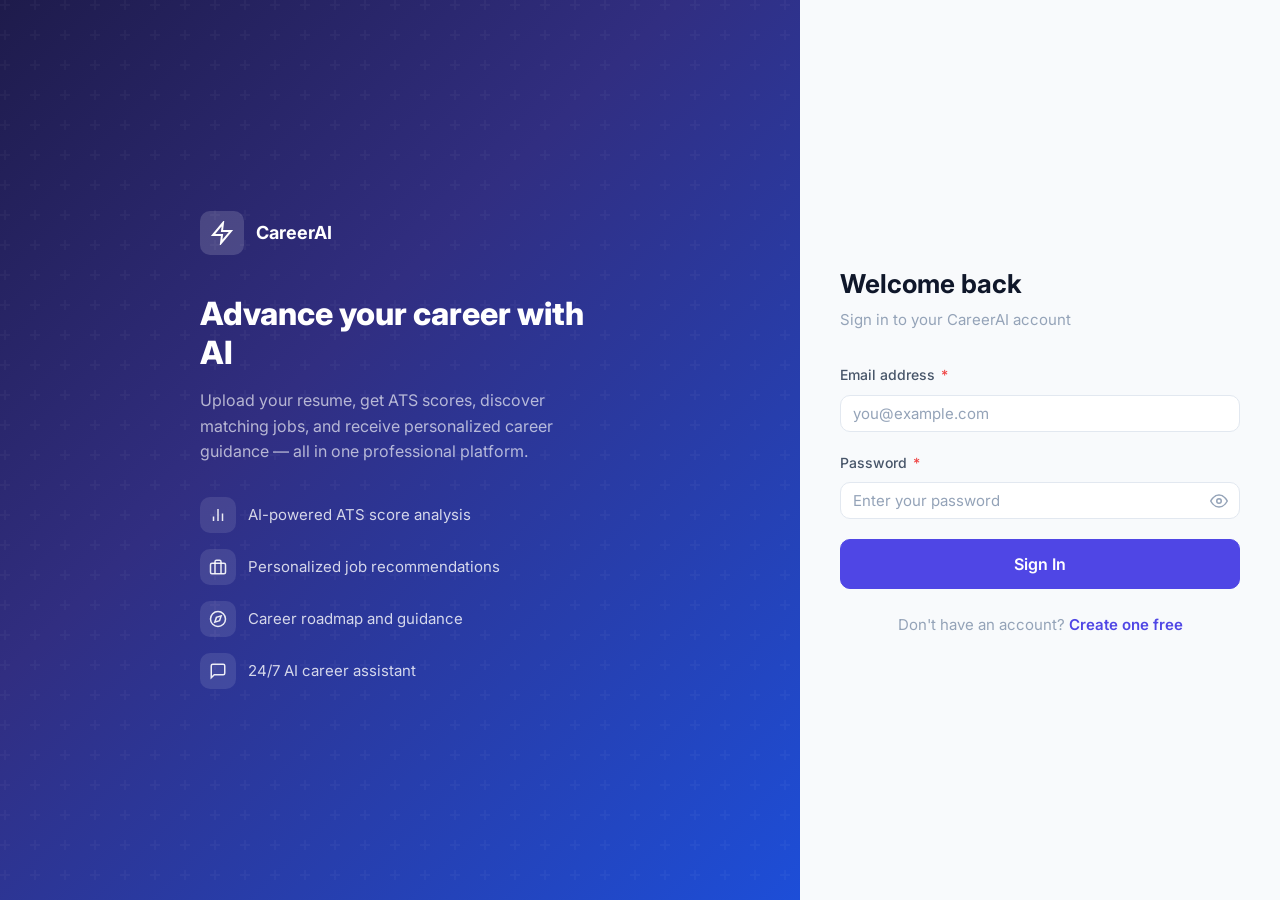
<file: frontend/dashboard.html>
<!DOCTYPE html>
<html lang="en" data-theme="light">
<head>
  <meta charset="UTF-8" />
  <meta name="viewport" content="width=device-width, initial-scale=1.0" />
  <title>Dashboard — CareerAI Platform</title>
  <meta name="description" content="Your AI-powered career platform dashboard — analyze resumes, explore jobs, and get career guidance." />
  <link rel="stylesheet" href="css/style.css" />
</head>
<body>

<!-- ════════════════════════════════════════════════════════════
     APP SHELL
════════════════════════════════════════════════════════════ -->
<div class="app-shell">

  <!-- ── Sidebar Overlay (mobile) ────────────────────────── -->
  <div class="sidebar-overlay" id="sidebarOverlay"></div>

  <!-- ══════════════════════════════════════════════════════
       SIDEBAR
  ══════════════════════════════════════════════════════ -->
  <aside class="sidebar" id="sidebar">
    <!-- Logo -->
    <div class="sidebar-logo">
      <div class="sidebar-logo-icon">
        <svg width="20" height="20" fill="none" viewBox="0 0 24 24" stroke="currentColor" stroke-width="2"><polygon points="13 2 3 14 12 14 11 22 21 10 12 10 13 2"/></svg>
      </div>
      <div class="sidebar-logo-text">
        <span class="sidebar-logo-name">CareerAI</span>
        <span class="sidebar-logo-tagline">AI Career Platform</span>
      </div>
      <button class="sidebar-toggle" id="sidebarToggleBtn" title="Collapse sidebar">
        <svg width="14" height="14" fill="none" viewBox="0 0 24 24" stroke="currentColor" stroke-width="2"><polyline points="15 18 9 12 15 6"/></svg>
      </button>
    </div>

    <!-- Navigation -->
    <nav class="sidebar-nav" id="sidebarNav">
      <!-- Built by app.js -->
    </nav>

    <!-- Footer logout handled by nav -->
    <div class="sidebar-footer" id="sidebarFooter"></div>
  </aside>

  <!-- ══════════════════════════════════════════════════════
       MAIN AREA
  ══════════════════════════════════════════════════════ -->
  <div class="main-area" id="mainArea">

    <!-- ── Top Header ───────────────────────────────────── -->
    <header class="app-header">
      <div class="header-left">
        <!-- Hamburger (mobile only) -->
        <button class="hamburger-btn" id="hamburgerBtn" title="Open menu">
          <svg width="18" height="18" fill="none" viewBox="0 0 24 24" stroke="currentColor" stroke-width="2"><line x1="3" y1="12" x2="21" y2="12"/><line x1="3" y1="6" x2="21" y2="6"/><line x1="3" y1="18" x2="21" y2="18"/></svg>
        </button>

        <!-- Breadcrumb -->
        <nav class="breadcrumb" aria-label="Breadcrumb">
          <span class="breadcrumb-home">
            <svg width="14" height="14" fill="none" viewBox="0 0 24 24" stroke="currentColor" stroke-width="2"><path d="M3 9l9-7 9 7v11a2 2 0 0 1-2 2H5a2 2 0 0 1-2-2z"/><polyline points="9 22 9 12 15 12 15 22"/></svg>
          </span>
          <span class="breadcrumb-sep">
            <svg width="12" height="12" fill="none" viewBox="0 0 24 24" stroke="currentColor" stroke-width="2"><polyline points="9 18 15 12 9 6"/></svg>
          </span>
          <span class="breadcrumb-current" id="breadcrumbCurrent">Dashboard</span>
        </nav>
      </div>

      <div class="header-right">
        <!-- Notifications -->
        <button class="header-icon-btn" title="Notifications" id="notifBtn">
          <svg width="18" height="18" fill="none" viewBox="0 0 24 24" stroke="currentColor" stroke-width="2"><path d="M18 8A6 6 0 0 0 6 8c0 7-3 9-3 9h18s-3-2-3-9"/><path d="M13.73 21a2 2 0 0 1-3.46 0"/></svg>
        </button>

        <div class="header-divider"></div>

        <!-- User Menu -->
        <div class="user-menu">
          <button class="user-btn" id="userMenuBtn" aria-haspopup="true" aria-expanded="false">
            <div class="user-avatar">U</div>
            <span class="user-name" id="headerUserName">User</span>
            <svg width="14" height="14" fill="none" viewBox="0 0 24 24" stroke="currentColor" stroke-width="2"><polyline points="6 9 12 15 18 9"/></svg>
          </button>

          <div class="user-dropdown" id="userDropdown" role="menu">
            <div style="padding:10px 12px 8px;border-bottom:1px solid var(--color-border);margin-bottom:4px">
              <div class="font-600" id="dropdownUserName" style="font-size:0.9rem"></div>
              <div class="text-xs text-muted" id="dropdownUserEmail"></div>
            </div>
            <button class="dropdown-item" id="dropdownProfileLink" role="menuitem">
              <svg width="15" height="15" fill="none" viewBox="0 0 24 24" stroke="currentColor" stroke-width="2"><path d="M20 21v-2a4 4 0 0 0-4-4H8a4 4 0 0 0-4 4v2"/><circle cx="12" cy="7" r="4"/></svg>
              View Profile
            </button>
            <button class="dropdown-item" id="dropdownSettingsLink" role="menuitem">
              <svg width="15" height="15" fill="none" viewBox="0 0 24 24" stroke="currentColor" stroke-width="2"><circle cx="12" cy="12" r="3"/><path d="M19.4 15a1.65 1.65 0 0 0 .33 1.82l.06.06a2 2 0 0 1-2.83 2.83l-.06-.06a1.65 1.65 0 0 0-1.82-.33 1.65 1.65 0 0 0-1 1.51V21a2 2 0 0 1-4 0v-.09A1.65 1.65 0 0 0 9 19.4a1.65 1.65 0 0 0-1.82.33l-.06.06a2 2 0 0 1-2.83-2.83l.06-.06A1.65 1.65 0 0 0 4.68 15a1.65 1.65 0 0 0-1.51-1H3a2 2 0 0 1 0-4h.09A1.65 1.65 0 0 0 4.6 9a1.65 1.65 0 0 0-.33-1.82l-.06-.06a2 2 0 0 1 2.83-2.83l.06.06A1.65 1.65 0 0 0 9 4.68a1.65 1.65 0 0 0 1-1.51V3a2 2 0 0 1 4 0v.09a1.65 1.65 0 0 0 1 1.51 1.65 1.65 0 0 0 1.82-.33l.06-.06a2 2 0 0 1 2.83 2.83l-.06.06A1.65 1.65 0 0 0 19.4 9a1.65 1.65 0 0 0 1.51 1H21a2 2 0 0 1 0 4h-.09a1.65 1.65 0 0 0-1.51 1z"/></svg>
              Settings
            </button>
            <div class="dropdown-divider"></div>
            <button class="dropdown-item danger" id="headerLogoutBtn" role="menuitem">
              <svg width="15" height="15" fill="none" viewBox="0 0 24 24" stroke="currentColor" stroke-width="2"><path d="M9 21H5a2 2 0 0 1-2-2V5a2 2 0 0 1 2-2h4"/><polyline points="16 17 21 12 16 7"/><line x1="21" y1="12" x2="9" y2="12"/></svg>
              Sign Out
            </button>
          </div>
        </div>
      </div>
    </header>

    <!-- ── Page Content ──────────────────────────────────── -->
    <main class="page-content">

<!-- ══════════════════════════════════════════════════════════
     SECTION: DASHBOARD
══════════════════════════════════════════════════════════ -->
<section class="section-panel" id="section-dashboard">
  <div class="page-header">
    <div>
      <h1 class="page-title">Dashboard</h1>
      <p class="page-subtitle">Welcome back — here is an overview of your career activity.</p>
    </div>
    <div class="page-actions">
      <button class="btn btn-primary" onclick="navigateTo('resumes')">
        <svg width="16" height="16" fill="none" viewBox="0 0 24 24" stroke="currentColor" stroke-width="2"><polyline points="16 16 12 12 8 16"/><line x1="12" y1="12" x2="12" y2="21"/><path d="M20.39 18.39A5 5 0 0 0 18 9h-1.26A8 8 0 1 0 3 16.3"/></svg>
        Upload Resume
      </button>
    </div>
  </div>

  <!-- Stat cards -->
  <div class="stat-grid" id="dashStats">
    <!-- Rendered by dashboard.js -->
    <div class="stat-card"><div class="skeleton" style="width:100%;height:80px;border-radius:8px"></div></div>
    <div class="stat-card"><div class="skeleton" style="width:100%;height:80px;border-radius:8px"></div></div>
    <div class="stat-card"><div class="skeleton" style="width:100%;height:80px;border-radius:8px"></div></div>
    <div class="stat-card"><div class="skeleton" style="width:100%;height:80px;border-radius:8px"></div></div>
  </div>

  <!-- Recent Resumes -->
  <div class="card mb-4">
    <div class="card-header">
      <div>
        <div class="card-title">Recent Resumes</div>
        <div class="card-subtitle">Your latest uploaded and analyzed resumes</div>
      </div>
      <button class="btn btn-ghost btn-sm" onclick="navigateTo('resumes')">View all</button>
    </div>
    <div id="dashRecentResumes">
      <div class="skeleton" style="width:100%;height:60px;border-radius:8px"></div>
    </div>
  </div>

  <!-- Recent Jobs -->
  <div class="card">
    <div class="card-header">
      <div>
        <div class="card-title">Recommended Jobs</div>
        <div class="card-subtitle">Based on your latest resume analysis</div>
      </div>
      <button class="btn btn-ghost btn-sm" onclick="navigateTo('jobs')">View all</button>
    </div>
    <div id="dashRecentJobs">
      <div class="skeleton" style="width:100%;height:120px;border-radius:8px"></div>
    </div>
  </div>
</section>

<!-- ══════════════════════════════════════════════════════════
     SECTION: MY RESUMES
══════════════════════════════════════════════════════════ -->
<section class="section-panel" id="section-resumes">
  <div class="page-header">
    <div>
      <h1 class="page-title">My Resumes</h1>
      <p class="page-subtitle">Upload, analyze, and manage your resumes.</p>
    </div>
  </div>

  <!-- Upload Card -->
  <div class="card mb-6">
    <div class="card-header">
      <div class="card-title">Upload & Analyze Resume</div>
    </div>
    <div class="grid-2" style="gap:24px;align-items:start">
      <div>
        <div class="upload-zone" id="resumeUploadZone" style="position:relative">
          <input type="file" id="resumeFileInput" accept=".pdf,.doc,.docx" style="position:absolute;opacity:0;width:0;height:0" />
          <div class="upload-icon">
            <svg width="40" height="40" fill="none" viewBox="0 0 24 24" stroke="currentColor" stroke-width="1.5"><polyline points="16 16 12 12 8 16"/><line x1="12" y1="12" x2="12" y2="21"/><path d="M20.39 18.39A5 5 0 0 0 18 9h-1.26A8 8 0 1 0 3 16.3"/></svg>
          </div>
          <div class="upload-text">Drop your resume here or <span class="upload-btn-label">browse</span></div>
          <div class="upload-hint">PDF or DOCX &bull; Max 10 MB</div>
        </div>
      </div>
      <div style="display:flex;flex-direction:column;gap:16px;padding-top:8px">
        <div class="form-group" style="margin-bottom:0">
          <label class="form-label" for="resumeLocationInput">Preferred Job Location</label>
          <input id="resumeLocationInput" type="text" class="form-input" placeholder="e.g. Bengaluru, Mumbai, Remote" />
        </div>
        <button id="resumeAnalyzeBtn" class="btn btn-primary" disabled>
          <svg width="16" height="16" fill="none" viewBox="0 0 24 24" stroke="currentColor" stroke-width="2"><line x1="18" y1="20" x2="18" y2="10"/><line x1="12" y1="20" x2="12" y2="4"/><line x1="6" y1="20" x2="6" y2="14"/></svg>
          Analyze Resume
        </button>
        <div id="resumeAnalysisStatus" class="text-sm text-muted" style="display:none">Analyzing, please wait...</div>
      </div>
    </div>
  </div>

  <!-- Analysis Result -->
  <div id="resumeAnalysisResult" style="display:none; margin-bottom:24px"></div>

  <!-- Resumes List -->
  <div class="card">
    <div class="card-header">
      <div class="card-title">All Resumes</div>
    </div>
    <div id="resumesList"></div>
  </div>
</section>

<!-- ══════════════════════════════════════════════════════════
     SECTION: ATS ANALYZER
══════════════════════════════════════════════════════════ -->
<section class="section-panel" id="section-ats">
  <div class="page-header">
    <div>
      <h1 class="page-title">ATS Analyzer</h1>
      <p class="page-subtitle">Check how well your resume passes Applicant Tracking Systems for a specific job.</p>
    </div>
  </div>

  <div class="grid-2" style="gap:24px;align-items:start;margin-bottom:24px">
    <div class="card">
      <div class="card-title mb-4">Upload Resume</div>
      <div class="upload-zone" id="atsUploadZone" style="position:relative">
        <input type="file" id="atsFileInput" accept=".pdf,.doc,.docx" style="position:absolute;opacity:0;width:0;height:0" />
        <div class="upload-icon">
          <svg width="36" height="36" fill="none" viewBox="0 0 24 24" stroke="currentColor" stroke-width="1.5"><polyline points="16 16 12 12 8 16"/><line x1="12" y1="12" x2="12" y2="21"/><path d="M20.39 18.39A5 5 0 0 0 18 9h-1.26A8 8 0 1 0 3 16.3"/></svg>
        </div>
        <div class="upload-text">Drop resume here or <span class="upload-btn-label">browse</span></div>
        <div class="upload-hint">PDF or DOCX</div>
      </div>
    </div>
    <div class="card">
      <div class="card-title mb-4">Job Description</div>
      <form id="atsForm" data-bound="">
        <div class="form-group">
          <label class="form-label" for="atsJobDescription">Paste the target job description <span class="required">*</span></label>
          <textarea id="atsJobDescription" class="form-textarea" style="min-height:160px" placeholder="Copy and paste the full job description here..."></textarea>
        </div>
        <button type="submit" id="atsSubmitBtn" class="btn btn-primary btn-full">
          <svg width="16" height="16" fill="none" viewBox="0 0 24 24" stroke="currentColor" stroke-width="2"><line x1="18" y1="20" x2="18" y2="10"/><line x1="12" y1="20" x2="12" y2="4"/><line x1="6" y1="20" x2="6" y2="14"/></svg>
          Check ATS Score
        </button>
      </form>
    </div>
  </div>

  <div id="atsLoading" style="display:none;justify-content:center;padding:40px;gap:12px;color:var(--color-text-muted)">
    <div class="skeleton" style="width:100%;height:320px;border-radius:14px"></div>
  </div>
  <div id="atsResult"></div>
</section>

<!-- ══════════════════════════════════════════════════════════
     SECTION: JOB RECOMMENDATIONS
══════════════════════════════════════════════════════════ -->
<section class="section-panel" id="section-jobs">
  <div class="page-header">
    <div>
      <h1 class="page-title">Job Recommendations</h1>
      <p class="page-subtitle">Jobs matched to your skills from your latest resume analysis.</p>
    </div>
  </div>

  <!-- Filters -->
  <div class="card mb-4" style="padding:16px 20px">
    <div class="flex items-center gap-3 flex-wrap">
      <div style="flex:1;min-width:200px">
        <input id="jobSkillFilter" type="text" class="form-input" style="margin:0" placeholder="Search by title, company, or skill..." />
      </div>
      <select id="jobSortBy" class="form-select" style="width:auto;margin:0">
        <option value="match">Sort by Match %</option>
        <option value="recent">Sort by Recent</option>
      </select>
    </div>
  </div>

  <div id="jobsGrid"></div>
</section>

<!-- ══════════════════════════════════════════════════════════
     SECTION: SAVED JOBS
══════════════════════════════════════════════════════════ -->
<section class="section-panel" id="section-saved-jobs">
  <div class="page-header">
    <div>
      <h1 class="page-title">Saved Jobs</h1>
      <p class="page-subtitle">Jobs you have bookmarked for later review.</p>
    </div>
    <button class="btn btn-ghost btn-sm" onclick="navigateTo('jobs')">
      <svg width="16" height="16" fill="none" viewBox="0 0 24 24" stroke="currentColor" stroke-width="2"><rect x="2" y="7" width="20" height="14" rx="2" ry="2"/><path d="M16 21V5a2 2 0 0 0-2-2h-4a2 2 0 0 0-2 2v16"/></svg>
      Browse Jobs
    </button>
  </div>
  <div id="savedJobsGrid"></div>
</section>

<!-- ══════════════════════════════════════════════════════════
     SECTION: APPLICATIONS
══════════════════════════════════════════════════════════ -->
<section class="section-panel" id="section-applications">
  <div class="page-header">
    <div>
      <h1 class="page-title">Applications</h1>
      <p class="page-subtitle">Track the status of your job applications.</p>
    </div>
  </div>
  <div id="applicationsContainer"></div>
</section>

<!-- ══════════════════════════════════════════════════════════
     SECTION: CAREER GUIDANCE
══════════════════════════════════════════════════════════ -->
<section class="section-panel" id="section-career">
  <div class="page-header">
    <div>
      <h1 class="page-title">Career Guidance</h1>
      <p class="page-subtitle">Personalized career coaching grounded in your actual resume skills and experience.</p>
    </div>
    <button class="btn btn-ghost btn-sm" onclick="clearCareerChat()">
      <svg width="16" height="16" fill="none" viewBox="0 0 24 24" stroke="currentColor" stroke-width="2"><polyline points="1 4 1 10 7 10"/><path d="M3.51 15a9 9 0 1 0 .49-3.51"/></svg>
      New Session
    </button>
  </div>

  <div class="grid-2" style="gap:24px;align-items:start">
    <!-- Resume selection panel -->
    <div style="display:flex;flex-direction:column;gap:16px">
      <div class="card">
        <div class="card-title mb-4">
          <svg width="16" height="16" fill="none" viewBox="0 0 24 24" stroke="currentColor" stroke-width="2" style="display:inline;margin-right:6px"><path d="M14 2H6a2 2 0 0 0-2 2v16a2 2 0 0 0 2 2h12a2 2 0 0 0 2-2V8z"/><polyline points="14 2 14 8 20 8"/></svg>
          Select Resume
        </div>
        <div class="form-group" style="margin-bottom:12px">
          <label class="form-label">Previously analyzed resume</label>
          <select id="careerResumeSelect" class="form-select"></select>
        </div>
        <div id="careerContextPreview" style="display:none"></div>

        <div class="divider" style="margin:16px 0"></div>

        <div class="card-subtitle mb-3">Or upload a new resume</div>
        <div class="upload-zone" id="careerUploadZone" style="padding:24px 16px;position:relative">
          <input type="file" id="careerFileInput" accept=".pdf,.doc,.docx" style="position:absolute;opacity:0;width:0;height:0" />
          <div class="upload-icon" style="width:32px;height:32px;margin:0 auto 8px">
            <svg width="32" height="32" fill="none" viewBox="0 0 24 24" stroke="currentColor" stroke-width="1.5"><polyline points="16 16 12 12 8 16"/><line x1="12" y1="12" x2="12" y2="21"/><path d="M20.39 18.39A5 5 0 0 0 18 9h-1.26A8 8 0 1 0 3 16.3"/></svg>
          </div>
          <div class="upload-text" style="font-size:0.875rem">Drop file or <span class="upload-btn-label">browse</span></div>
          <div class="upload-hint">PDF or DOCX</div>
        </div>
        <button id="careerAnalyzeNewBtn" class="btn btn-secondary btn-full mt-3" disabled>
          <svg width="15" height="15" fill="none" viewBox="0 0 24 24" stroke="currentColor" stroke-width="2"><line x1="18" y1="20" x2="18" y2="10"/><line x1="12" y1="20" x2="12" y2="4"/><line x1="6" y1="20" x2="6" y2="14"/></svg>
          Analyze New Resume
        </button>
      </div>

      <div class="card">
        <div class="card-title mb-3">Target Role</div>
        <input id="careerTargetRole" type="text" class="form-input" placeholder="e.g. Data Analyst, Full Stack Developer" />
        <div class="form-hint">Specify your target role for more focused guidance.</div>
      </div>

      <div class="card">
        <div class="card-title mb-3">Suggested Questions</div>
        <div style="display:flex;flex-direction:column;gap:6px">
          <button class="chat-suggestion-chip" data-msg="What career paths suit my skills?" style="text-align:left">What career paths suit my skills?</button>
          <button class="chat-suggestion-chip" data-msg="What skills am I missing for this role?" style="text-align:left">What skills am I missing for this role?</button>
          <button class="chat-suggestion-chip" data-msg="Give me a 6-month learning roadmap." style="text-align:left">Give me a 6-month learning roadmap.</button>
          <button class="chat-suggestion-chip" data-msg="How do I transition to my target role?" style="text-align:left">How do I transition to my target role?</button>
          <button class="chat-suggestion-chip career-chip" data-msg="What are the most in-demand skills in my field?" style="text-align:left">What are the most in-demand skills in my field?</button>
        </div>
      </div>
    </div>

    <!-- Chat panel -->
    <div class="chat-container">
      <div class="chat-messages" id="careerChatMessages">
        <div class="chat-bubble-wrap bot">
          <div class="chat-avatar bot-avatar">
            <svg width="14" height="14" fill="none" viewBox="0 0 24 24" stroke="currentColor" stroke-width="2"><circle cx="12" cy="12" r="10"/><polygon points="16.24 7.76 14.12 14.12 7.76 16.24 9.88 9.88 16.24 7.76"/></svg>
          </div>
          <div class="chat-bubble bot">Hello! I am your career guidance coach. Select a resume above and tell me the target role you are aiming for. I will give you personalized career advice grounded in your actual skills.</div>
        </div>
      </div>
      <div class="chat-footer">
        <div class="chat-input-wrap">
          <textarea id="careerChatInput" class="chat-input" placeholder="Ask about your career path..." rows="1"></textarea>
          <button id="careerSendBtn" class="btn btn-primary btn-icon" title="Send">
            <svg width="16" height="16" fill="none" viewBox="0 0 24 24" stroke="currentColor" stroke-width="2"><line x1="22" y1="2" x2="11" y2="13"/><polygon points="22 2 15 22 11 13 2 9 22 2"/></svg>
          </button>
        </div>
      </div>
    </div>
  </div>
</section>

<!-- ══════════════════════════════════════════════════════════
     SECTION: AI ASSISTANT
══════════════════════════════════════════════════════════ -->
<section class="section-panel" id="section-assistant">
  <div class="page-header">
    <div>
      <h1 class="page-title">AI Assistant</h1>
      <p class="page-subtitle">Get general help with resumes, career questions, interviews, and job applications.</p>
    </div>
    <button class="btn btn-ghost btn-sm" onclick="clearAssistantChat()">
      <svg width="16" height="16" fill="none" viewBox="0 0 24 24" stroke="currentColor" stroke-width="2"><polyline points="1 4 1 10 7 10"/><path d="M3.51 15a9 9 0 1 0 .49-3.51"/></svg>
      New Chat
    </button>
  </div>

  <div style="display:flex;gap:24px;align-items:flex-start">
    <!-- Suggestions sidebar -->
    <div style="width:240px;flex-shrink:0;display:flex;flex-direction:column;gap:12px">
      <div class="card">
        <div class="card-title mb-3">Try asking...</div>
        <div style="display:flex;flex-direction:column;gap:6px">
          <button class="chat-suggestion-chip assistant-chip" data-msg="How do I write a strong resume summary?" style="text-align:left">How do I write a strong resume summary?</button>
          <button class="chat-suggestion-chip assistant-chip" data-msg="How can I prepare for a technical interview?" style="text-align:left">How can I prepare for a technical interview?</button>
          <button class="chat-suggestion-chip assistant-chip" data-msg="What is the best format for a fresher resume?" style="text-align:left">What format is best for a fresher resume?</button>
          <button class="chat-suggestion-chip assistant-chip" data-msg="How do I negotiate a job offer?" style="text-align:left">How do I negotiate a job offer?</button>
          <button class="chat-suggestion-chip assistant-chip" data-msg="What should I include in a cover letter?" style="text-align:left">What should I include in a cover letter?</button>
          <button class="chat-suggestion-chip assistant-chip" data-msg="How do I explain a career gap in an interview?" style="text-align:left">How do I explain a career gap?</button>
        </div>
      </div>
    </div>

    <!-- Chat window -->
    <div class="chat-container" style="flex:1">
      <div class="chat-messages" id="assistantMessages">
        <div class="chat-bubble-wrap bot">
          <div class="chat-avatar bot-avatar">
            <svg width="14" height="14" fill="none" viewBox="0 0 24 24" stroke="currentColor" stroke-width="2"><rect x="4" y="4" width="16" height="16" rx="2" ry="2"/><rect x="9" y="9" width="6" height="6"/><line x1="9" y1="1" x2="9" y2="4"/><line x1="15" y1="1" x2="15" y2="4"/><line x1="9" y1="20" x2="9" y2="23"/><line x1="15" y1="20" x2="15" y2="23"/><line x1="20" y1="9" x2="23" y2="9"/><line x1="20" y1="14" x2="23" y2="14"/><line x1="1" y1="9" x2="4" y2="9"/><line x1="1" y1="14" x2="4" y2="14"/></svg>
          </div>
          <div class="chat-bubble bot">Hello! I am your AI career assistant. I can help with resume writing tips, interview preparation, job search strategies, career advice, and more. What would you like to know?</div>
        </div>
      </div>
      <div class="chat-footer">
        <div class="chat-input-wrap">
          <textarea id="assistantInput" class="chat-input" placeholder="Ask anything about your career..." rows="1"></textarea>
          <button id="assistantSendBtn" class="btn btn-primary btn-icon" title="Send">
            <svg width="16" height="16" fill="none" viewBox="0 0 24 24" stroke="currentColor" stroke-width="2"><line x1="22" y1="2" x2="11" y2="13"/><polygon points="22 2 15 22 11 13 2 9 22 2"/></svg>
          </button>
        </div>
      </div>
    </div>
  </div>
</section>

<!-- ══════════════════════════════════════════════════════════
     SECTION: PROFILE
══════════════════════════════════════════════════════════ -->
<section class="section-panel" id="section-profile">
  <div class="page-header">
    <div>
      <h1 class="page-title">Profile</h1>
      <p class="page-subtitle">Manage your personal and professional information.</p>
    </div>
    <button class="btn btn-primary" id="profileSaveBtn">
      <svg width="16" height="16" fill="none" viewBox="0 0 24 24" stroke="currentColor" stroke-width="2"><path d="M19 21H5a2 2 0 0 1-2-2V5a2 2 0 0 1 2-2h11l5 5v11a2 2 0 0 1-2 2z"/><polyline points="17 21 17 13 7 13 7 21"/><polyline points="7 3 7 8 15 8"/></svg>
      Save Changes
    </button>
  </div>

  <!-- Profile header -->
  <div class="card mb-4">
    <div class="profile-header">
      <div class="profile-avatar-lg profile-avatar-text">U</div>
      <div style="flex:1">
        <div style="font-size:1.25rem;font-weight:700;color:var(--color-text-primary)" id="profileDisplayNameLabel">Your Name</div>
        <div class="text-muted text-sm mt-1" id="profileEmailLabel"></div>
        <div class="completion-bar mt-3">
          <div style="flex:1">
            <div class="progress-bar">
              <div class="progress-fill" id="profileCompletionBar" style="width:0%"></div>
            </div>
          </div>
          <span class="completion-pct" id="profileCompletionPct">0%</span>
          <span class="text-xs text-muted">Profile complete</span>
        </div>
      </div>
    </div>
  </div>

  <div class="grid-2">
    <!-- Personal Info -->
    <div class="card">
      <div class="card-title mb-5">Personal Information</div>
      <div class="form-group">
        <label class="form-label" for="profileDisplayName">Full Name</label>
        <input id="profileDisplayName" type="text" class="form-input" placeholder="Your full name" />
      </div>
      <div class="form-group">
        <label class="form-label" for="profileEmail">Email Address</label>
        <input id="profileEmail" type="email" class="form-input" readonly style="background:var(--color-bg);cursor:not-allowed" />
        <div class="form-hint">Email is tied to your account and cannot be changed.</div>
      </div>
      <div class="form-group">
        <label class="form-label" for="profile_phone">Phone Number</label>
        <input id="profile_phone" type="tel" class="form-input" placeholder="+91 98765 43210" />
      </div>
      <div class="form-group" style="margin-bottom:0">
        <label class="form-label" for="profile_location">Location</label>
        <input id="profile_location" type="text" class="form-input" placeholder="City, Country" />
      </div>
    </div>

    <!-- Professional Info -->
    <div class="card">
      <div class="card-title mb-5">Professional Information</div>
      <div class="form-group">
        <label class="form-label" for="profile_education">Education</label>
        <input id="profile_education" type="text" class="form-input" placeholder="e.g. B.Tech Computer Science, VTU 2024" />
      </div>
      <div class="form-group">
        <label class="form-label" for="profile_skills_list">Key Skills</label>
        <input id="profile_skills_list" type="text" class="form-input" placeholder="Python, React, Machine Learning..." />
        <div class="form-hint">Comma-separated list of your top skills.</div>
      </div>
      <div class="form-group">
        <label class="form-label" for="profile_linkedin">LinkedIn Profile</label>
        <input id="profile_linkedin" type="url" class="form-input" placeholder="https://linkedin.com/in/yourprofile" />
      </div>
      <div class="form-group">
        <label class="form-label" for="profile_github">GitHub Profile</label>
        <input id="profile_github" type="url" class="form-input" placeholder="https://github.com/yourusername" />
      </div>
      <div class="form-group" style="margin-bottom:0">
        <label class="form-label" for="profile_portfolio">Portfolio / Website</label>
        <input id="profile_portfolio" type="url" class="form-input" placeholder="https://yourportfolio.com" />
      </div>
    </div>
  </div>
</section>

<!-- ══════════════════════════════════════════════════════════
     SECTION: SETTINGS
══════════════════════════════════════════════════════════ -->
<section class="section-panel" id="section-settings">
  <div class="page-header">
    <div>
      <h1 class="page-title">Settings</h1>
      <p class="page-subtitle">Manage your account preferences and application settings.</p>
    </div>
  </div>

  <div class="settings-grid">
    <!-- Settings navigation -->
    <div class="settings-nav">
      <button class="settings-nav-item active" data-tab="account">
        <svg width="16" height="16" fill="none" viewBox="0 0 24 24" stroke="currentColor" stroke-width="2"><path d="M20 21v-2a4 4 0 0 0-4-4H8a4 4 0 0 0-4 4v2"/><circle cx="12" cy="7" r="4"/></svg>
        Account
      </button>
      <button class="settings-nav-item" data-tab="password">
        <svg width="16" height="16" fill="none" viewBox="0 0 24 24" stroke="currentColor" stroke-width="2"><rect x="3" y="11" width="18" height="11" rx="2" ry="2"/><path d="M7 11V7a5 5 0 0 1 10 0v4"/></svg>
        Password
      </button>
      <button class="settings-nav-item" data-tab="notifications">
        <svg width="16" height="16" fill="none" viewBox="0 0 24 24" stroke="currentColor" stroke-width="2"><path d="M18 8A6 6 0 0 0 6 8c0 7-3 9-3 9h18s-3-2-3-9"/><path d="M13.73 21a2 2 0 0 1-3.46 0"/></svg>
        Notifications
      </button>
      <button class="settings-nav-item" data-tab="appearance">
        <svg width="16" height="16" fill="none" viewBox="0 0 24 24" stroke="currentColor" stroke-width="2"><circle cx="12" cy="12" r="5"/><line x1="12" y1="1" x2="12" y2="3"/><line x1="12" y1="21" x2="12" y2="23"/><line x1="4.22" y1="4.22" x2="5.64" y2="5.64"/><line x1="18.36" y1="18.36" x2="19.78" y2="19.78"/><line x1="1" y1="12" x2="3" y2="12"/><line x1="21" y1="12" x2="23" y2="12"/><line x1="4.22" y1="19.78" x2="5.64" y2="18.36"/><line x1="18.36" y1="5.64" x2="19.78" y2="4.22"/></svg>
        Appearance
      </button>
      <button class="settings-nav-item" data-tab="privacy">
        <svg width="16" height="16" fill="none" viewBox="0 0 24 24" stroke="currentColor" stroke-width="2"><path d="M12 22s8-4 8-10V5l-8-3-8 3v7c0 6 8 10 8 10z"/></svg>
        Privacy
      </button>
    </div>

    <!-- Settings panels -->
    <div>
      <!-- Account -->
      <div class="settings-section card active" id="settings-account">
        <div class="card-title mb-1">Account Information</div>
        <div class="card-subtitle mb-4">Your basic account details</div>
        <div class="settings-row">
          <div class="settings-row-info">
            <div class="settings-row-label">Email Address</div>
            <div class="settings-row-desc" id="settingsEmail">—</div>
          </div>
          <span class="badge badge-success">Verified</span>
        </div>
        <div class="settings-row">
          <div class="settings-row-info">
            <div class="settings-row-label">Account Type</div>
            <div class="settings-row-desc">Standard User</div>
          </div>
          <span class="badge badge-info">Free Plan</span>
        </div>
      </div>

      <!-- Password -->
      <div class="settings-section card" id="settings-password">
        <div class="card-title mb-1">Change Password</div>
        <div class="card-subtitle mb-4">Update your account password</div>
        <form id="passwordChangeForm" data-bound="">
          <div class="form-group">
            <label class="form-label" for="currentPassword">Current Password</label>
            <input id="currentPassword" type="password" class="form-input" placeholder="Enter current password" />
          </div>
          <div class="form-group">
            <label class="form-label" for="newPassword">New Password</label>
            <input id="newPassword" type="password" class="form-input" placeholder="At least 6 characters" />
          </div>
          <div class="form-group">
            <label class="form-label" for="confirmNewPassword">Confirm New Password</label>
            <input id="confirmNewPassword" type="password" class="form-input" placeholder="Re-enter new password" />
          </div>
          <button type="submit" class="btn btn-primary">Update Password</button>
        </form>
      </div>

      <!-- Notifications -->
      <div class="settings-section card" id="settings-notifications">
        <div class="card-title mb-1">Notification Preferences</div>
        <div class="card-subtitle mb-4">Manage how you receive updates</div>
        <div class="settings-row">
          <div class="settings-row-info">
            <div class="settings-row-label">Email Notifications</div>
            <div class="settings-row-desc">Receive updates via email</div>
          </div>
          <label class="toggle-wrap">
            <input type="checkbox" id="notif_email" checked />
            <div class="toggle-track"></div>
          </label>
        </div>
        <div class="settings-row">
          <div class="settings-row-info">
            <div class="settings-row-label">New Job Alerts</div>
            <div class="settings-row-desc">Get notified about new matching jobs</div>
          </div>
          <label class="toggle-wrap">
            <input type="checkbox" id="notif_jobs" checked />
            <div class="toggle-track"></div>
          </label>
        </div>
        <div class="settings-row">
          <div class="settings-row-info">
            <div class="settings-row-label">Platform Updates</div>
            <div class="settings-row-desc">News about new features and improvements</div>
          </div>
          <label class="toggle-wrap">
            <input type="checkbox" id="notif_updates" />
            <div class="toggle-track"></div>
          </label>
        </div>
      </div>

      <!-- Appearance -->
      <div class="settings-section card" id="settings-appearance">
        <div class="card-title mb-1">Appearance</div>
        <div class="card-subtitle mb-4">Customize how the platform looks</div>
        <div class="settings-row">
          <div class="settings-row-info">
            <div class="settings-row-label">Dark Mode</div>
            <div class="settings-row-desc">Switch between light and dark theme</div>
          </div>
          <label class="toggle-wrap">
            <input type="checkbox" id="darkModeToggle" />
            <div class="toggle-track"></div>
          </label>
        </div>
      </div>

      <!-- Privacy -->
      <div class="settings-section card" id="settings-privacy">
        <div class="card-title mb-1">Privacy &amp; Data</div>
        <div class="card-subtitle mb-4">Manage your data and account</div>
        <div class="settings-row">
          <div class="settings-row-info">
            <div class="settings-row-label">Resume Data Storage</div>
            <div class="settings-row-desc">Resume analysis results are stored in your browser only</div>
          </div>
          <span class="badge badge-neutral">Local Only</span>
        </div>
        <div class="settings-row" style="border:none">
          <div class="settings-row-info">
            <div class="settings-row-label" style="color:var(--color-danger)">Delete Account</div>
            <div class="settings-row-desc">Permanently clear all your data from this browser</div>
          </div>
          <button class="btn btn-danger btn-sm" id="deleteAccountBtn">Delete</button>
        </div>
      </div>
    </div>
  </div>
</section>

    </main><!-- /page-content -->
  </div><!-- /main-area -->
</div><!-- /app-shell -->

<!-- ── Toast Container ──────────────────────────────────── -->
<div class="toast-container" id="toastContainer"></div>

<!-- ── Delete Account Modal ─────────────────────────────── -->
<div class="modal-overlay" id="deleteAccountModal">
  <div class="modal">
    <div class="modal-header">
      <div class="modal-title" style="color:var(--color-danger)">Delete Account</div>
      <button class="modal-close" id="cancelDeleteBtn">
        <svg width="18" height="18" fill="none" viewBox="0 0 24 24" stroke="currentColor" stroke-width="2"><line x1="18" y1="6" x2="6" y2="18"/><line x1="6" y1="6" x2="18" y2="18"/></svg>
      </button>
    </div>
    <p class="text-sm" style="color:var(--color-text-secondary)">This will permanently clear all your local data including saved resumes, jobs, applications, and profile information. This action cannot be undone.</p>
    <div class="modal-footer">
      <button class="btn btn-secondary" id="cancelDeleteBtnFooter" onclick="document.getElementById('deleteAccountModal').classList.remove('open')">Cancel</button>
      <button class="btn btn-danger" id="confirmDeleteBtn">Delete My Data</button>
    </div>
  </div>
</div>

<!-- ── Scripts ───────────────────────────────────────────── -->
<script src="js/api.js"></script>
<script src="js/app.js"></script>
<script src="js/dashboard.js"></script>
<script src="js/resumes.js"></script>
<script src="js/ats.js"></script>
<script src="js/jobs.js"></script>
<script src="js/career.js"></script>
<script src="js/assistant.js"></script>
<script src="js/profile.js"></script>
<script src="js/settings.js"></script>

<script>
  // Populate settings account email
  document.addEventListener("DOMContentLoaded", () => {
    const settingsEmail = document.getElementById("settingsEmail");
    if (settingsEmail) settingsEmail.textContent = getUserEmail() || "Not available";
  });

  // Auto-resize chat inputs
  document.querySelectorAll(".chat-input").forEach(ta => {
    ta.addEventListener("input", () => {
      ta.style.height = "auto";
      ta.style.height = Math.min(ta.scrollHeight, 120) + "px";
    });
  });
</script>
</body>
</html>
</file>
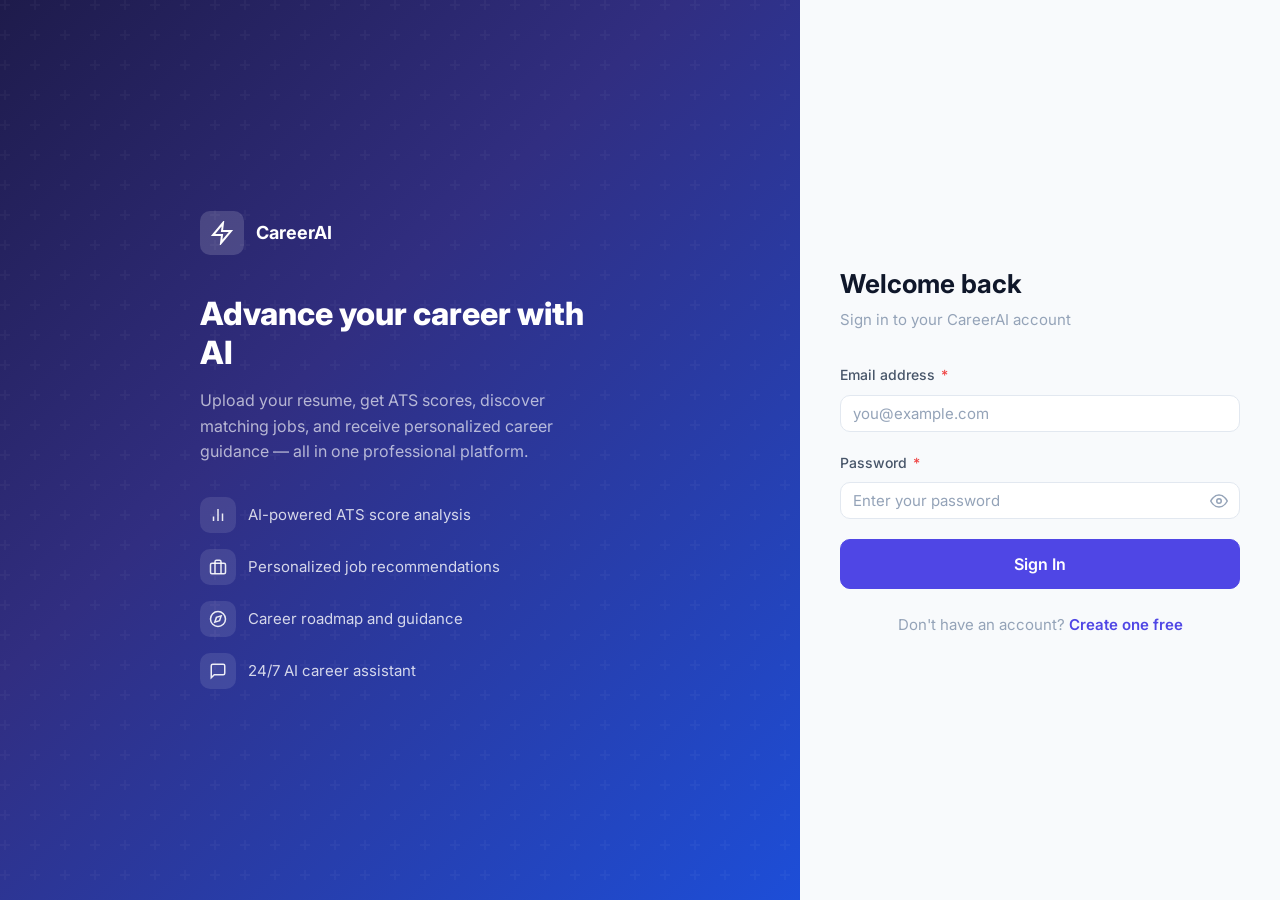
<file: frontend/login.html>
<!DOCTYPE html>
<html lang="en">
<head>
  <meta charset="UTF-8" />
  <meta name="viewport" content="width=device-width, initial-scale=1.0" />
  <title>Sign In — CareerAI Platform</title>
  <meta name="description" content="Sign in to CareerAI — your AI-powered resume analysis and career guidance platform." />
  <link rel="stylesheet" href="css/style.css" />
  <style>
    .auth-msg {
      display: none;
      align-items: center;
      gap: 8px;
      padding: 10px 14px;
      border-radius: var(--radius-md);
      font-size: 0.875rem;
      font-weight: 500;
      margin-bottom: 16px;
    }
    .auth-msg-error { background: var(--color-danger-light); color: var(--color-danger); }
    .auth-msg-success { background: var(--color-success-light); color: var(--color-success); }
    .pwd-strength-wrap { margin-top: -12px; margin-bottom: 16px; }
    .pwd-strength-track {
      height: 4px;
      background: var(--color-border);
      border-radius: var(--radius-full);
      margin-bottom: 4px;
    }
    .pwd-strength-bar {
      height: 100%;
      width: 0;
      border-radius: var(--radius-full);
      transition: width 0.3s, background 0.3s;
    }
  </style>
</head>
<body>
  <div class="auth-page">
    <!-- Left decorative panel -->
    <div class="auth-panel-left">
      <div class="auth-left-content">
        <div class="auth-left-logo">
          <div class="auth-left-logo-icon">
            <svg width="24" height="24" fill="none" viewBox="0 0 24 24" stroke="currentColor" stroke-width="2"><polygon points="13 2 3 14 12 14 11 22 21 10 12 10 13 2"/></svg>
          </div>
          <span class="auth-left-logo-name">CareerAI</span>
        </div>

        <h1 class="auth-heading">Advance your career with AI</h1>
        <p class="auth-subheading">Upload your resume, get ATS scores, discover matching jobs, and receive personalized career guidance — all in one professional platform.</p>

        <div class="auth-features">
          <div class="auth-feature">
            <div class="auth-feature-icon">
              <svg width="18" height="18" fill="none" viewBox="0 0 24 24" stroke="currentColor" stroke-width="2"><line x1="18" y1="20" x2="18" y2="10"/><line x1="12" y1="20" x2="12" y2="4"/><line x1="6" y1="20" x2="6" y2="14"/></svg>
            </div>
            AI-powered ATS score analysis
          </div>
          <div class="auth-feature">
            <div class="auth-feature-icon">
              <svg width="18" height="18" fill="none" viewBox="0 0 24 24" stroke="currentColor" stroke-width="2"><rect x="2" y="7" width="20" height="14" rx="2" ry="2"/><path d="M16 21V5a2 2 0 0 0-2-2h-4a2 2 0 0 0-2 2v16"/></svg>
            </div>
            Personalized job recommendations
          </div>
          <div class="auth-feature">
            <div class="auth-feature-icon">
              <svg width="18" height="18" fill="none" viewBox="0 0 24 24" stroke="currentColor" stroke-width="2"><circle cx="12" cy="12" r="10"/><polygon points="16.24 7.76 14.12 14.12 7.76 16.24 9.88 9.88 16.24 7.76"/></svg>
            </div>
            Career roadmap and guidance
          </div>
          <div class="auth-feature">
            <div class="auth-feature-icon">
              <svg width="18" height="18" fill="none" viewBox="0 0 24 24" stroke="currentColor" stroke-width="2"><path d="M21 15a2 2 0 0 1-2 2H7l-4 4V5a2 2 0 0 1 2-2h14a2 2 0 0 1 2 2z"/></svg>
            </div>
            24/7 AI career assistant
          </div>
        </div>
      </div>
    </div>

    <!-- Right login form -->
    <div class="auth-panel-right">
      <div class="auth-form-card">
        <h2 class="auth-form-title">Welcome back</h2>
        <p class="auth-form-subtitle">Sign in to your CareerAI account</p>

        <div id="loginError" class="auth-msg"></div>

        <form id="loginForm" novalidate>
          <div class="form-group">
            <label class="form-label" for="loginEmail">Email address <span class="required">*</span></label>
            <input id="loginEmail" type="email" class="form-input" placeholder="you@example.com" autocomplete="email" required />
          </div>

          <div class="form-group">
            <label class="form-label" for="loginPassword">Password <span class="required">*</span></label>
            <div class="input-with-icon">
              <input id="loginPassword" type="password" class="form-input" placeholder="Enter your password" autocomplete="current-password" required />
              <span class="input-icon-right" id="toggleLoginPwd">
                <svg width="18" height="18" fill="none" viewBox="0 0 24 24" stroke="currentColor" stroke-width="2"><path d="M1 12s4-8 11-8 11 8 11 8-4 8-11 8-11-8-11-8z"/><circle cx="12" cy="12" r="3"/></svg>
              </span>
            </div>
          </div>

          <button type="submit" id="loginBtn" class="btn btn-primary btn-full btn-lg">
            Sign In
          </button>
        </form>

        <p class="auth-footer-link">
          Don't have an account? <a href="signup.html">Create one free</a>
        </p>
      </div>
    </div>
  </div>

  <script src="js/api.js"></script>
  <script src="js/auth.js"></script>
</body>
</html>
</file>
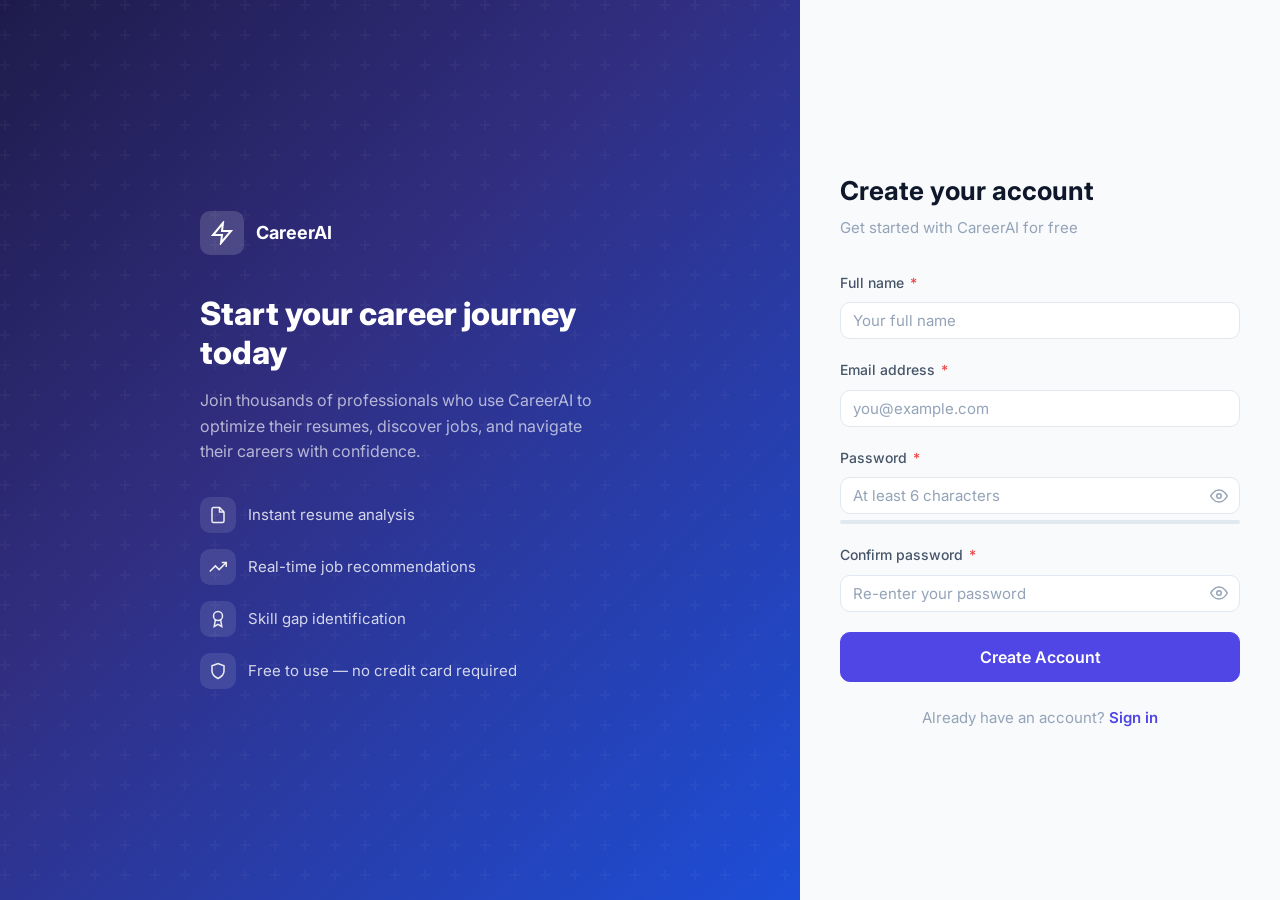
<file: frontend/signup.html>
<!DOCTYPE html>
<html lang="en">
<head>
  <meta charset="UTF-8" />
  <meta name="viewport" content="width=device-width, initial-scale=1.0" />
  <title>Create Account — CareerAI Platform</title>
  <meta name="description" content="Create your free CareerAI account and start your journey to a better career." />
  <link rel="stylesheet" href="css/style.css" />
  <style>
    .auth-msg {
      display: none;
      align-items: center;
      gap: 8px;
      padding: 10px 14px;
      border-radius: var(--radius-md);
      font-size: 0.875rem;
      font-weight: 500;
      margin-bottom: 16px;
    }
    .auth-msg-error   { background: var(--color-danger-light);  color: var(--color-danger); }
    .auth-msg-success { background: var(--color-success-light); color: var(--color-success); }
    .pwd-strength-track {
      height: 4px;
      background: var(--color-border);
      border-radius: var(--radius-full);
      margin-top: 6px;
      margin-bottom: 4px;
    }
    .pwd-strength-bar {
      height: 100%;
      width: 0;
      border-radius: var(--radius-full);
      transition: width 0.3s, background 0.3s;
    }
    .pwd-strength-label {
      font-size: 0.75rem;
      font-weight: 500;
    }
  </style>
</head>
<body>
  <div class="auth-page">
    <!-- Left panel -->
    <div class="auth-panel-left">
      <div class="auth-left-content">
        <div class="auth-left-logo">
          <div class="auth-left-logo-icon">
            <svg width="24" height="24" fill="none" viewBox="0 0 24 24" stroke="currentColor" stroke-width="2"><polygon points="13 2 3 14 12 14 11 22 21 10 12 10 13 2"/></svg>
          </div>
          <span class="auth-left-logo-name">CareerAI</span>
        </div>

        <h1 class="auth-heading">Start your career journey today</h1>
        <p class="auth-subheading">Join thousands of professionals who use CareerAI to optimize their resumes, discover jobs, and navigate their careers with confidence.</p>

        <div class="auth-features">
          <div class="auth-feature">
            <div class="auth-feature-icon">
              <svg width="18" height="18" fill="none" viewBox="0 0 24 24" stroke="currentColor" stroke-width="2"><path d="M14 2H6a2 2 0 0 0-2 2v16a2 2 0 0 0 2 2h12a2 2 0 0 0 2-2V8z"/><polyline points="14 2 14 8 20 8"/></svg>
            </div>
            Instant resume analysis
          </div>
          <div class="auth-feature">
            <div class="auth-feature-icon">
              <svg width="18" height="18" fill="none" viewBox="0 0 24 24" stroke="currentColor" stroke-width="2"><polyline points="23 6 13.5 15.5 8.5 10.5 1 18"/><polyline points="17 6 23 6 23 12"/></svg>
            </div>
            Real-time job recommendations
          </div>
          <div class="auth-feature">
            <div class="auth-feature-icon">
              <svg width="18" height="18" fill="none" viewBox="0 0 24 24" stroke="currentColor" stroke-width="2"><circle cx="12" cy="8" r="6"/><path d="M15.477 12.89L17 22l-5-3-5 3 1.523-9.11"/></svg>
            </div>
            Skill gap identification
          </div>
          <div class="auth-feature">
            <div class="auth-feature-icon">
              <svg width="18" height="18" fill="none" viewBox="0 0 24 24" stroke="currentColor" stroke-width="2"><path d="M12 22s8-4 8-10V5l-8-3-8 3v7c0 6 8 10 8 10z"/></svg>
            </div>
            Free to use — no credit card required
          </div>
        </div>
      </div>
    </div>

    <!-- Right signup form -->
    <div class="auth-panel-right">
      <div class="auth-form-card">
        <h2 class="auth-form-title">Create your account</h2>
        <p class="auth-form-subtitle">Get started with CareerAI for free</p>

        <div id="signupError" class="auth-msg"></div>

        <form id="signupForm" novalidate>
          <div class="form-group">
            <label class="form-label" for="signupName">Full name <span class="required">*</span></label>
            <input id="signupName" type="text" class="form-input" placeholder="Your full name" autocomplete="name" required />
          </div>

          <div class="form-group">
            <label class="form-label" for="signupEmail">Email address <span class="required">*</span></label>
            <input id="signupEmail" type="email" class="form-input" placeholder="you@example.com" autocomplete="email" required />
          </div>

          <div class="form-group">
            <label class="form-label" for="signupPassword">Password <span class="required">*</span></label>
            <div class="input-with-icon">
              <input id="signupPassword" type="password" class="form-input" placeholder="At least 6 characters" autocomplete="new-password" required />
              <span class="input-icon-right" id="toggleSignupPwd">
                <svg width="18" height="18" fill="none" viewBox="0 0 24 24" stroke="currentColor" stroke-width="2"><path d="M1 12s4-8 11-8 11 8 11 8-4 8-11 8-11-8-11-8z"/><circle cx="12" cy="12" r="3"/></svg>
              </span>
            </div>
            <div class="pwd-strength-track"><div class="pwd-strength-bar" id="pwdStrengthBar"></div></div>
            <span class="pwd-strength-label" id="pwdStrengthLabel"></span>
          </div>

          <div class="form-group">
            <label class="form-label" for="signupConfirm">Confirm password <span class="required">*</span></label>
            <div class="input-with-icon">
              <input id="signupConfirm" type="password" class="form-input" placeholder="Re-enter your password" autocomplete="new-password" required />
              <span class="input-icon-right" id="toggleSignupConfirm">
                <svg width="18" height="18" fill="none" viewBox="0 0 24 24" stroke="currentColor" stroke-width="2"><path d="M1 12s4-8 11-8 11 8 11 8-4 8-11 8-11-8-11-8z"/><circle cx="12" cy="12" r="3"/></svg>
              </span>
            </div>
          </div>

          <button type="submit" id="signupBtn" class="btn btn-primary btn-full btn-lg">
            Create Account
          </button>
        </form>

        <p class="auth-footer-link">
          Already have an account? <a href="login.html">Sign in</a>
        </p>
      </div>
    </div>
  </div>

  <script src="js/api.js"></script>
  <script src="js/auth.js"></script>
</body>
</html>
</file>
<file: frontend/css/style.css>
/* ============================================================
   CAREER PLATFORM — DESIGN SYSTEM
   ============================================================ */

/* ── Google Fonts ─────────────────────────────────────────── */
@import url('https://fonts.googleapis.com/css2?family=Inter:wght@300;400;500;600;700;800&display=swap');

/* ── CSS Custom Properties ────────────────────────────────── */
:root {
  /* Primary */
  --color-primary: #4F46E5;
  --color-primary-hover: #4338CA;
  --color-primary-light: #EEF2FF;
  --color-primary-muted: rgba(79, 70, 229, 0.12);

  /* Secondary */
  --color-secondary: #0EA5E9;
  --color-secondary-hover: #0284C7;
  --color-secondary-light: #F0F9FF;

  /* Status */
  --color-success: #10B981;
  --color-success-light: #D1FAE5;
  --color-warning: #F59E0B;
  --color-warning-light: #FEF3C7;
  --color-danger: #EF4444;
  --color-danger-light: #FEE2E2;
  --color-info: #3B82F6;
  --color-info-light: #DBEAFE;

  /* Surfaces */
  --color-bg: #F8FAFC;
  --color-surface: #FFFFFF;
  --color-surface-raised: #FFFFFF;
  --color-surface-overlay: rgba(255, 255, 255, 0.95);

  /* Text */
  --color-text-primary: #0F172A;
  --color-text-secondary: #475569;
  --color-text-muted: #94A3B8;
  --color-text-inverse: #FFFFFF;

  /* Borders */
  --color-border: #E2E8F0;
  --color-border-strong: #CBD5E1;

  /* Sidebar */
  --sidebar-width: 248px;
  --sidebar-collapsed-width: 64px;
  --sidebar-bg: #0F172A;
  --sidebar-text: #94A3B8;
  --sidebar-text-active: #FFFFFF;
  --sidebar-item-active-bg: rgba(79, 70, 229, 0.2);
  --sidebar-item-hover-bg: rgba(255, 255, 255, 0.06);

  /* Header */
  --header-height: 64px;
  --header-bg: #FFFFFF;
  --header-border: #E2E8F0;

  /* Shadows */
  --shadow-xs: 0 1px 2px rgba(0, 0, 0, 0.05);
  --shadow-sm: 0 1px 3px rgba(0, 0, 0, 0.08), 0 1px 2px rgba(0, 0, 0, 0.04);
  --shadow-md: 0 4px 6px rgba(0, 0, 0, 0.07), 0 2px 4px rgba(0, 0, 0, 0.05);
  --shadow-lg: 0 10px 15px rgba(0, 0, 0, 0.08), 0 4px 6px rgba(0, 0, 0, 0.05);
  --shadow-xl: 0 20px 25px rgba(0, 0, 0, 0.1), 0 8px 10px rgba(0, 0, 0, 0.06);

  /* Radius */
  --radius-sm: 6px;
  --radius-md: 10px;
  --radius-lg: 14px;
  --radius-xl: 20px;
  --radius-full: 9999px;

  /* Spacing */
  --space-1: 4px;
  --space-2: 8px;
  --space-3: 12px;
  --space-4: 16px;
  --space-5: 20px;
  --space-6: 24px;
  --space-8: 32px;
  --space-10: 40px;
  --space-12: 48px;

  /* Transitions */
  --transition-fast: 150ms ease;
  --transition-base: 200ms ease;
  --transition-slow: 300ms ease;
}

/* ── Dark Mode ───────────────────────────────────────────── */
[data-theme="dark"] {
  --color-bg: #020617;
  --color-surface: #0F172A;
  --color-surface-raised: #1E293B;
  --color-surface-overlay: rgba(15, 23, 42, 0.95);

  --color-text-primary: #F1F5F9;
  --color-text-secondary: #94A3B8;
  --color-text-muted: #475569;

  --color-border: #1E293B;
  --color-border-strong: #334155;

  --color-primary-light: rgba(79, 70, 229, 0.15);
  --color-secondary-light: rgba(14, 165, 233, 0.12);

  --color-success-light: rgba(16, 185, 129, 0.15);
  --color-warning-light: rgba(245, 158, 11, 0.15);
  --color-danger-light: rgba(239, 68, 68, 0.15);
  --color-info-light: rgba(59, 130, 246, 0.15);

  --header-bg: #0F172A;
  --header-border: #1E293B;

  --shadow-xs: 0 1px 2px rgba(0, 0, 0, 0.3);
  --shadow-sm: 0 1px 3px rgba(0, 0, 0, 0.4), 0 1px 2px rgba(0, 0, 0, 0.3);
  --shadow-md: 0 4px 6px rgba(0, 0, 0, 0.35), 0 2px 4px rgba(0, 0, 0, 0.25);
  --shadow-lg: 0 10px 15px rgba(0, 0, 0, 0.4), 0 4px 6px rgba(0, 0, 0, 0.3);
}

/* ── Reset & Base ────────────────────────────────────────── */
*, *::before, *::after {
  box-sizing: border-box;
  margin: 0;
  padding: 0;
}

html {
  font-size: 16px;
  -webkit-text-size-adjust: 100%;
  scroll-behavior: smooth;
}

body {
  font-family: 'Inter', -apple-system, BlinkMacSystemFont, 'Segoe UI', sans-serif;
  font-size: 0.9375rem;
  line-height: 1.6;
  color: var(--color-text-primary);
  background-color: var(--color-bg);
  -webkit-font-smoothing: antialiased;
  -moz-osx-font-smoothing: grayscale;
  transition: background-color var(--transition-slow), color var(--transition-slow);
}

a { color: var(--color-primary); text-decoration: none; }
a:hover { color: var(--color-primary-hover); }

img, svg { max-width: 100%; display: block; }

button { cursor: pointer; font-family: inherit; }

input, textarea, select {
  font-family: inherit;
  font-size: inherit;
}

/* ── Layout Shell ────────────────────────────────────────── */
.app-shell {
  display: flex;
  min-height: 100vh;
}

/* ── Sidebar ─────────────────────────────────────────────── */
.sidebar {
  width: var(--sidebar-width);
  min-height: 100vh;
  background: var(--sidebar-bg);
  display: flex;
  flex-direction: column;
  position: fixed;
  left: 0;
  top: 0;
  z-index: 100;
  transition: width var(--transition-slow), transform var(--transition-slow);
  overflow: hidden;
  flex-shrink: 0;
}

.sidebar.collapsed {
  width: var(--sidebar-collapsed-width);
}

.sidebar-logo {
  display: flex;
  align-items: center;
  gap: var(--space-3);
  padding: var(--space-5) var(--space-4);
  border-bottom: 1px solid rgba(255,255,255,0.07);
  min-height: var(--header-height);
  overflow: hidden;
  white-space: nowrap;
}

.sidebar-logo-icon {
  width: 36px;
  height: 36px;
  border-radius: var(--radius-md);
  background: var(--color-primary);
  display: flex;
  align-items: center;
  justify-content: center;
  flex-shrink: 0;
  color: white;
}

.sidebar-logo-text {
  display: flex;
  flex-direction: column;
  overflow: hidden;
}

.sidebar-logo-name {
  font-size: 0.9375rem;
  font-weight: 700;
  color: #FFFFFF;
  line-height: 1.2;
  white-space: nowrap;
}

.sidebar-logo-tagline {
  font-size: 0.6875rem;
  color: var(--sidebar-text);
  white-space: nowrap;
}

.sidebar-nav {
  flex: 1;
  padding: var(--space-3) var(--space-2);
  overflow-y: auto;
  overflow-x: hidden;
}

.sidebar-nav::-webkit-scrollbar { width: 0; }

.nav-section-label {
  font-size: 0.6875rem;
  font-weight: 600;
  letter-spacing: 0.08em;
  text-transform: uppercase;
  color: rgba(148, 163, 184, 0.5);
  padding: var(--space-2) var(--space-3);
  margin-top: var(--space-3);
  white-space: nowrap;
  overflow: hidden;
}

.sidebar.collapsed .nav-section-label { opacity: 0; }

.nav-item {
  display: flex;
  align-items: center;
  gap: var(--space-3);
  padding: var(--space-2) var(--space-3);
  border-radius: var(--radius-md);
  color: var(--sidebar-text);
  font-size: 0.875rem;
  font-weight: 500;
  cursor: pointer;
  transition: background var(--transition-fast), color var(--transition-fast);
  white-space: nowrap;
  overflow: hidden;
  text-overflow: ellipsis;
  margin-bottom: 2px;
  border: none;
  background: none;
  width: 100%;
  text-align: left;
}

.nav-item:hover {
  background: var(--sidebar-item-hover-bg);
  color: #FFFFFF;
}

.nav-item.active {
  background: var(--sidebar-item-active-bg);
  color: var(--sidebar-text-active);
  border: 1px solid rgba(79, 70, 229, 0.3);
}

.nav-item .nav-icon {
  width: 20px;
  height: 20px;
  flex-shrink: 0;
  stroke: currentColor;
}

.nav-item-label {
  flex: 1;
  overflow: hidden;
  text-overflow: ellipsis;
}

.sidebar.collapsed .nav-item-label { display: none; }
.sidebar.collapsed .nav-section-label { display: none; }

.sidebar-footer {
  padding: var(--space-3) var(--space-2);
  border-top: 1px solid rgba(255,255,255,0.07);
}

.nav-logout {
  color: #F87171;
}

.nav-logout:hover {
  background: rgba(239, 68, 68, 0.12);
  color: #FCA5A5;
}

/* Sidebar Collapse Toggle */
.sidebar-toggle {
  display: flex;
  align-items: center;
  justify-content: center;
  width: 28px;
  height: 28px;
  border-radius: var(--radius-sm);
  background: rgba(255,255,255,0.06);
  border: none;
  color: var(--sidebar-text);
  cursor: pointer;
  flex-shrink: 0;
  transition: background var(--transition-fast);
  margin-left: auto;
}

.sidebar-toggle:hover { background: rgba(255,255,255,0.1); color: white; }

/* ── Main Content Area ───────────────────────────────────── */
.main-area {
  flex: 1;
  margin-left: var(--sidebar-width);
  min-height: 100vh;
  display: flex;
  flex-direction: column;
  transition: margin-left var(--transition-slow);
}

.main-area.sidebar-collapsed {
  margin-left: var(--sidebar-collapsed-width);
}

/* ── Top Header ──────────────────────────────────────────── */
.app-header {
  height: var(--header-height);
  background: var(--header-bg);
  border-bottom: 1px solid var(--header-border);
  display: flex;
  align-items: center;
  padding: 0 var(--space-6);
  gap: var(--space-4);
  position: sticky;
  top: 0;
  z-index: 50;
  transition: background var(--transition-slow), border-color var(--transition-slow);
}

.header-left {
  flex: 1;
  display: flex;
  align-items: center;
  gap: var(--space-3);
  overflow: hidden;
}

.hamburger-btn {
  display: none;
  align-items: center;
  justify-content: center;
  width: 36px;
  height: 36px;
  border-radius: var(--radius-md);
  border: 1px solid var(--color-border);
  background: var(--color-surface);
  color: var(--color-text-secondary);
  cursor: pointer;
  flex-shrink: 0;
  transition: background var(--transition-fast);
}

.hamburger-btn:hover { background: var(--color-bg); color: var(--color-text-primary); }

.breadcrumb {
  display: flex;
  align-items: center;
  gap: var(--space-2);
  color: var(--color-text-secondary);
  font-size: 0.875rem;
}

.breadcrumb-home {
  color: var(--color-text-muted);
}

.breadcrumb-sep {
  color: var(--color-text-muted);
  font-size: 0.75rem;
}

.breadcrumb-current {
  color: var(--color-text-primary);
  font-weight: 600;
}

.header-right {
  display: flex;
  align-items: center;
  gap: var(--space-2);
}

.header-icon-btn {
  position: relative;
  display: flex;
  align-items: center;
  justify-content: center;
  width: 36px;
  height: 36px;
  border-radius: var(--radius-md);
  border: 1px solid var(--color-border);
  background: var(--color-surface);
  color: var(--color-text-secondary);
  cursor: pointer;
  transition: background var(--transition-fast), color var(--transition-fast);
}

.header-icon-btn:hover { background: var(--color-bg); color: var(--color-text-primary); }

.notif-badge {
  position: absolute;
  top: -4px;
  right: -4px;
  width: 16px;
  height: 16px;
  background: var(--color-danger);
  border-radius: var(--radius-full);
  border: 2px solid var(--header-bg);
  font-size: 0.625rem;
  font-weight: 700;
  color: white;
  display: flex;
  align-items: center;
  justify-content: center;
}

.header-divider {
  width: 1px;
  height: 24px;
  background: var(--color-border);
}

.user-menu {
  position: relative;
}

.user-btn {
  display: flex;
  align-items: center;
  gap: var(--space-2);
  padding: var(--space-1) var(--space-2) var(--space-1) var(--space-1);
  border-radius: var(--radius-md);
  border: 1px solid var(--color-border);
  background: var(--color-surface);
  cursor: pointer;
  transition: background var(--transition-fast);
}

.user-btn:hover { background: var(--color-bg); }

.user-avatar {
  width: 30px;
  height: 30px;
  border-radius: var(--radius-full);
  background: var(--color-primary);
  display: flex;
  align-items: center;
  justify-content: center;
  font-size: 0.8125rem;
  font-weight: 700;
  color: white;
  flex-shrink: 0;
}

.user-name {
  font-size: 0.8125rem;
  font-weight: 600;
  color: var(--color-text-primary);
  max-width: 120px;
  overflow: hidden;
  text-overflow: ellipsis;
  white-space: nowrap;
}

.user-dropdown {
  position: absolute;
  top: calc(100% + var(--space-2));
  right: 0;
  width: 200px;
  background: var(--color-surface);
  border: 1px solid var(--color-border);
  border-radius: var(--radius-lg);
  box-shadow: var(--shadow-xl);
  padding: var(--space-2);
  display: none;
  z-index: 200;
}

.user-dropdown.open { display: block; }

.dropdown-item {
  display: flex;
  align-items: center;
  gap: var(--space-3);
  padding: var(--space-2) var(--space-3);
  border-radius: var(--radius-md);
  color: var(--color-text-secondary);
  font-size: 0.875rem;
  cursor: pointer;
  transition: background var(--transition-fast), color var(--transition-fast);
  border: none;
  background: none;
  width: 100%;
  text-align: left;
}

.dropdown-item:hover { background: var(--color-bg); color: var(--color-text-primary); }
.dropdown-item.danger { color: var(--color-danger); }
.dropdown-item.danger:hover { background: var(--color-danger-light); }

.dropdown-divider {
  height: 1px;
  background: var(--color-border);
  margin: var(--space-2) 0;
}

/* ── Page Content ────────────────────────────────────────── */
.page-content {
  flex: 1;
  padding: var(--space-6);
  overflow-y: auto;
}

.section-panel { display: none; }
.section-panel.active { display: block; }

.page-header {
  margin-bottom: var(--space-6);
  display: flex;
  align-items: flex-start;
  justify-content: space-between;
  gap: var(--space-4);
  flex-wrap: wrap;
}

.page-title {
  font-size: 1.5rem;
  font-weight: 700;
  color: var(--color-text-primary);
  line-height: 1.3;
}

.page-subtitle {
  font-size: 0.9375rem;
  color: var(--color-text-secondary);
  margin-top: var(--space-1);
}

.page-actions {
  display: flex;
  align-items: center;
  gap: var(--space-2);
  flex-wrap: wrap;
}

/* ── Cards ───────────────────────────────────────────────── */
.card {
  background: var(--color-surface);
  border: 1px solid var(--color-border);
  border-radius: var(--radius-lg);
  padding: var(--space-6);
  box-shadow: var(--shadow-sm);
  transition: background var(--transition-slow), border-color var(--transition-slow);
}

.card-header {
  display: flex;
  align-items: center;
  justify-content: space-between;
  margin-bottom: var(--space-5);
  gap: var(--space-4);
}

.card-title {
  font-size: 1rem;
  font-weight: 600;
  color: var(--color-text-primary);
}

.card-subtitle {
  font-size: 0.8125rem;
  color: var(--color-text-muted);
  margin-top: 2px;
}

/* Stat Cards */
.stat-grid {
  display: grid;
  grid-template-columns: repeat(4, 1fr);
  gap: var(--space-4);
  margin-bottom: var(--space-6);
}

.stat-card {
  background: var(--color-surface);
  border: 1px solid var(--color-border);
  border-radius: var(--radius-lg);
  padding: var(--space-5);
  box-shadow: var(--shadow-sm);
  display: flex;
  align-items: flex-start;
  gap: var(--space-4);
  transition: box-shadow var(--transition-fast), transform var(--transition-fast);
}

.stat-card:hover { box-shadow: var(--shadow-md); transform: translateY(-1px); }

.stat-icon-wrap {
  width: 48px;
  height: 48px;
  border-radius: var(--radius-md);
  display: flex;
  align-items: center;
  justify-content: center;
  flex-shrink: 0;
}

.stat-icon-wrap.primary { background: var(--color-primary-light); color: var(--color-primary); }
.stat-icon-wrap.success { background: var(--color-success-light); color: var(--color-success); }
.stat-icon-wrap.warning { background: var(--color-warning-light); color: var(--color-warning); }
.stat-icon-wrap.info { background: var(--color-info-light); color: var(--color-info); }

.stat-body { flex: 1; }

.stat-value {
  font-size: 1.75rem;
  font-weight: 700;
  color: var(--color-text-primary);
  line-height: 1.2;
}

.stat-label {
  font-size: 0.8125rem;
  color: var(--color-text-muted);
  margin-top: 2px;
}

.stat-change {
  font-size: 0.75rem;
  font-weight: 500;
  margin-top: var(--space-1);
  display: flex;
  align-items: center;
  gap: 2px;
}

.stat-change.up { color: var(--color-success); }
.stat-change.neutral { color: var(--color-text-muted); }

/* ── Buttons ─────────────────────────────────────────────── */
.btn {
  display: inline-flex;
  align-items: center;
  gap: var(--space-2);
  padding: var(--space-2) var(--space-4);
  border-radius: var(--radius-md);
  font-size: 0.875rem;
  font-weight: 600;
  border: 1px solid transparent;
  cursor: pointer;
  transition: all var(--transition-fast);
  white-space: nowrap;
  line-height: 1.5;
}

.btn:disabled { opacity: 0.5; cursor: not-allowed; }

.btn-primary {
  background: var(--color-primary);
  color: white;
  border-color: var(--color-primary);
}
.btn-primary:hover:not(:disabled) { background: var(--color-primary-hover); border-color: var(--color-primary-hover); }

.btn-secondary {
  background: var(--color-surface);
  color: var(--color-text-primary);
  border-color: var(--color-border);
}
.btn-secondary:hover:not(:disabled) { background: var(--color-bg); border-color: var(--color-border-strong); }

.btn-ghost {
  background: transparent;
  color: var(--color-text-secondary);
  border-color: transparent;
}
.btn-ghost:hover:not(:disabled) { background: var(--color-bg); color: var(--color-text-primary); }

.btn-danger {
  background: var(--color-danger);
  color: white;
  border-color: var(--color-danger);
}
.btn-danger:hover:not(:disabled) { background: #DC2626; }

.btn-success {
  background: var(--color-success);
  color: white;
  border-color: var(--color-success);
}

.btn-sm {
  padding: var(--space-1) var(--space-3);
  font-size: 0.8125rem;
}

.btn-lg {
  padding: var(--space-3) var(--space-6);
  font-size: 1rem;
}

.btn-icon {
  width: 36px;
  height: 36px;
  padding: 0;
  justify-content: center;
}

.btn-full { width: 100%; justify-content: center; }

/* Loading state */
.btn.loading {
  position: relative;
  color: transparent;
  pointer-events: none;
}
.btn.loading::after {
  content: '';
  position: absolute;
  width: 16px;
  height: 16px;
  border: 2px solid rgba(255,255,255,0.4);
  border-top-color: white;
  border-radius: 50%;
  animation: spin 0.7s linear infinite;
}

/* ── Forms ───────────────────────────────────────────────── */
.form-group {
  margin-bottom: var(--space-5);
}

.form-label {
  display: block;
  font-size: 0.875rem;
  font-weight: 500;
  color: var(--color-text-secondary);
  margin-bottom: var(--space-2);
}

.form-label .required { color: var(--color-danger); margin-left: 2px; }

.form-input, .form-textarea, .form-select {
  width: 100%;
  padding: var(--space-2) var(--space-3);
  border: 1px solid var(--color-border);
  border-radius: var(--radius-md);
  background: var(--color-surface);
  color: var(--color-text-primary);
  font-size: 0.9375rem;
  transition: border-color var(--transition-fast), box-shadow var(--transition-fast), background var(--transition-slow);
  outline: none;
}

.form-input::placeholder, .form-textarea::placeholder { color: var(--color-text-muted); }

.form-input:focus, .form-textarea:focus, .form-select:focus {
  border-color: var(--color-primary);
  box-shadow: 0 0 0 3px var(--color-primary-muted);
}

.form-textarea {
  min-height: 120px;
  resize: vertical;
  line-height: 1.6;
}

.form-hint {
  font-size: 0.8125rem;
  color: var(--color-text-muted);
  margin-top: var(--space-1);
}

.form-error {
  font-size: 0.8125rem;
  color: var(--color-danger);
  margin-top: var(--space-1);
}

/* File Upload Zone */
.upload-zone {
  border: 2px dashed var(--color-border);
  border-radius: var(--radius-lg);
  padding: var(--space-10) var(--space-6);
  text-align: center;
  cursor: pointer;
  transition: border-color var(--transition-fast), background var(--transition-fast);
  background: var(--color-surface);
}

.upload-zone:hover, .upload-zone.dragging {
  border-color: var(--color-primary);
  background: var(--color-primary-light);
}

.upload-zone input[type="file"] {
  position: absolute;
  opacity: 0;
  width: 0;
  height: 0;
}

.upload-icon { color: var(--color-primary); margin: 0 auto var(--space-3); }

.upload-text {
  font-size: 0.9375rem;
  font-weight: 500;
  color: var(--color-text-primary);
  margin-bottom: var(--space-1);
}

.upload-hint {
  font-size: 0.8125rem;
  color: var(--color-text-muted);
}

.upload-btn-label {
  color: var(--color-primary);
  font-weight: 600;
  cursor: pointer;
  text-decoration: underline;
}

/* ── Badges ──────────────────────────────────────────────── */
.badge {
  display: inline-flex;
  align-items: center;
  gap: 4px;
  padding: 2px var(--space-2);
  border-radius: var(--radius-full);
  font-size: 0.75rem;
  font-weight: 600;
  white-space: nowrap;
}

.badge-primary { background: var(--color-primary-light); color: var(--color-primary); }
.badge-success { background: var(--color-success-light); color: var(--color-success); }
.badge-warning { background: var(--color-warning-light); color: var(--color-warning); }
.badge-danger  { background: var(--color-danger-light);  color: var(--color-danger); }
.badge-info    { background: var(--color-info-light);    color: var(--color-info); }
.badge-neutral { background: var(--color-bg);            color: var(--color-text-muted); border: 1px solid var(--color-border); }

/* ── Progress / Score ────────────────────────────────────── */
.progress-bar {
  height: 8px;
  background: var(--color-bg);
  border-radius: var(--radius-full);
  overflow: hidden;
}

.progress-fill {
  height: 100%;
  border-radius: var(--radius-full);
  background: var(--color-primary);
  transition: width 0.8s cubic-bezier(0.4, 0, 0.2, 1);
}

.progress-fill.success { background: var(--color-success); }
.progress-fill.warning { background: var(--color-warning); }
.progress-fill.danger  { background: var(--color-danger); }

/* Score Ring */
.score-ring-wrap {
  display: flex;
  flex-direction: column;
  align-items: center;
  gap: var(--space-2);
}

.score-ring {
  position: relative;
  width: 140px;
  height: 140px;
}

.score-ring svg { transform: rotate(-90deg); }

.score-ring-bg { fill: none; stroke: var(--color-border); stroke-width: 10; }

.score-ring-fill {
  fill: none;
  stroke-width: 10;
  stroke-linecap: round;
  stroke-dasharray: 377;
  stroke-dashoffset: 377;
  transition: stroke-dashoffset 1s cubic-bezier(0.4, 0, 0.2, 1), stroke 0.3s;
}

.score-ring-text {
  position: absolute;
  inset: 0;
  display: flex;
  flex-direction: column;
  align-items: center;
  justify-content: center;
}

.score-value {
  font-size: 2rem;
  font-weight: 800;
  line-height: 1;
  color: var(--color-text-primary);
}

.score-label {
  font-size: 0.6875rem;
  font-weight: 500;
  color: var(--color-text-muted);
  text-transform: uppercase;
  letter-spacing: 0.05em;
}

/* ── Tables ──────────────────────────────────────────────── */
.table-wrap {
  overflow-x: auto;
  border-radius: var(--radius-lg);
  border: 1px solid var(--color-border);
}

.data-table {
  width: 100%;
  border-collapse: collapse;
  font-size: 0.875rem;
}

.data-table th {
  background: var(--color-bg);
  padding: var(--space-3) var(--space-4);
  text-align: left;
  font-size: 0.75rem;
  font-weight: 600;
  text-transform: uppercase;
  letter-spacing: 0.06em;
  color: var(--color-text-muted);
  border-bottom: 1px solid var(--color-border);
  white-space: nowrap;
}

.data-table td {
  padding: var(--space-3) var(--space-4);
  border-bottom: 1px solid var(--color-border);
  color: var(--color-text-primary);
  vertical-align: middle;
}

.data-table tr:last-child td { border-bottom: none; }

.data-table tbody tr {
  transition: background var(--transition-fast);
}

.data-table tbody tr:hover { background: var(--color-bg); }

/* ── Keyword Pills ───────────────────────────────────────── */
.pill-wrap {
  display: flex;
  flex-wrap: wrap;
  gap: var(--space-2);
}

.pill {
  display: inline-flex;
  align-items: center;
  padding: 3px var(--space-3);
  border-radius: var(--radius-full);
  font-size: 0.8125rem;
  font-weight: 500;
}

.pill-matched { background: var(--color-success-light); color: var(--color-success); }
.pill-missing { background: var(--color-danger-light); color: var(--color-danger); }
.pill-skill   { background: var(--color-primary-light); color: var(--color-primary); }
.pill-neutral { background: var(--color-bg); color: var(--color-text-muted); border: 1px solid var(--color-border); }

/* ── Job Cards ───────────────────────────────────────────── */
.jobs-grid {
  display: grid;
  grid-template-columns: repeat(auto-fill, minmax(340px, 1fr));
  gap: var(--space-4);
}

.job-card {
  background: var(--color-surface);
  border: 1px solid var(--color-border);
  border-radius: var(--radius-lg);
  padding: var(--space-5);
  box-shadow: var(--shadow-sm);
  display: flex;
  flex-direction: column;
  gap: var(--space-3);
  transition: box-shadow var(--transition-fast), transform var(--transition-fast), border-color var(--transition-fast);
}

.job-card:hover { box-shadow: var(--shadow-md); transform: translateY(-2px); border-color: var(--color-border-strong); }

.job-card-top {
  display: flex;
  align-items: flex-start;
  justify-content: space-between;
  gap: var(--space-3);
}

.job-company-logo {
  width: 44px;
  height: 44px;
  border-radius: var(--radius-md);
  background: var(--color-bg);
  border: 1px solid var(--color-border);
  display: flex;
  align-items: center;
  justify-content: center;
  font-size: 1.1rem;
  font-weight: 700;
  color: var(--color-primary);
  flex-shrink: 0;
}

.job-title {
  font-size: 1rem;
  font-weight: 600;
  color: var(--color-text-primary);
  line-height: 1.3;
  margin-bottom: 2px;
}

.job-company {
  font-size: 0.875rem;
  color: var(--color-text-secondary);
}

.job-meta {
  display: flex;
  align-items: center;
  gap: var(--space-4);
  flex-wrap: wrap;
}

.job-meta-item {
  display: flex;
  align-items: center;
  gap: var(--space-1);
  font-size: 0.8125rem;
  color: var(--color-text-muted);
}

.job-description {
  font-size: 0.875rem;
  color: var(--color-text-secondary);
  line-height: 1.6;
  display: -webkit-box;
  -webkit-line-clamp: 2;
  -webkit-box-orient: vertical;
  overflow: hidden;
}

.job-card-actions {
  display: flex;
  align-items: center;
  gap: var(--space-2);
  margin-top: auto;
  padding-top: var(--space-3);
  border-top: 1px solid var(--color-border);
}

/* ── Chat / AI Assistant ─────────────────────────────────── */
.chat-container {
  display: flex;
  flex-direction: column;
  height: calc(100vh - var(--header-height) - 160px);
  min-height: 400px;
  background: var(--color-surface);
  border: 1px solid var(--color-border);
  border-radius: var(--radius-lg);
  overflow: hidden;
}

.chat-messages {
  flex: 1;
  overflow-y: auto;
  padding: var(--space-5);
  display: flex;
  flex-direction: column;
  gap: var(--space-4);
}

.chat-messages::-webkit-scrollbar { width: 4px; }
.chat-messages::-webkit-scrollbar-track { background: transparent; }
.chat-messages::-webkit-scrollbar-thumb { background: var(--color-border); border-radius: 99px; }

.chat-bubble-wrap {
  display: flex;
  gap: var(--space-3);
  align-items: flex-end;
}

.chat-bubble-wrap.user { flex-direction: row-reverse; }

.chat-avatar {
  width: 32px;
  height: 32px;
  border-radius: var(--radius-full);
  background: var(--color-primary);
  display: flex;
  align-items: center;
  justify-content: center;
  flex-shrink: 0;
  color: white;
  font-size: 0.75rem;
  font-weight: 700;
}

.chat-avatar.bot-avatar {
  background: var(--color-primary-light);
  color: var(--color-primary);
}

.chat-bubble {
  max-width: 70%;
  padding: var(--space-3) var(--space-4);
  border-radius: var(--radius-lg);
  font-size: 0.9375rem;
  line-height: 1.6;
  white-space: pre-wrap;
  word-break: break-word;
}

.chat-bubble.user {
  background: var(--color-primary);
  color: white;
  border-bottom-right-radius: 4px;
}

.chat-bubble.bot {
  background: var(--color-bg);
  color: var(--color-text-primary);
  border: 1px solid var(--color-border);
  border-bottom-left-radius: 4px;
}

.typing-indicator {
  display: flex;
  gap: 4px;
  align-items: center;
  padding: var(--space-3) var(--space-4);
}

.typing-dot {
  width: 8px;
  height: 8px;
  background: var(--color-text-muted);
  border-radius: 50%;
  animation: typing 1.2s infinite;
}

.typing-dot:nth-child(2) { animation-delay: 0.2s; }
.typing-dot:nth-child(3) { animation-delay: 0.4s; }

.chat-footer {
  border-top: 1px solid var(--color-border);
  padding: var(--space-3) var(--space-4);
  background: var(--color-surface);
}

.chat-suggestions {
  display: flex;
  flex-wrap: wrap;
  gap: var(--space-2);
  margin-bottom: var(--space-3);
}

.chat-suggestion-chip {
  padding: var(--space-1) var(--space-3);
  background: var(--color-bg);
  border: 1px solid var(--color-border);
  border-radius: var(--radius-full);
  font-size: 0.8125rem;
  color: var(--color-text-secondary);
  cursor: pointer;
  transition: all var(--transition-fast);
}

.chat-suggestion-chip:hover {
  background: var(--color-primary-light);
  border-color: var(--color-primary);
  color: var(--color-primary);
}

.chat-input-wrap {
  display: flex;
  gap: var(--space-2);
  align-items: flex-end;
}

.chat-input {
  flex: 1;
  padding: var(--space-2) var(--space-3);
  border: 1px solid var(--color-border);
  border-radius: var(--radius-md);
  background: var(--color-surface);
  color: var(--color-text-primary);
  font-size: 0.9375rem;
  resize: none;
  outline: none;
  max-height: 120px;
  transition: border-color var(--transition-fast);
}

.chat-input:focus { border-color: var(--color-primary); }

/* ── Profile Page ────────────────────────────────────────── */
.profile-header {
  display: flex;
  align-items: center;
  gap: var(--space-6);
  margin-bottom: var(--space-6);
}

.profile-avatar-lg {
  width: 80px;
  height: 80px;
  border-radius: var(--radius-full);
  background: var(--color-primary);
  display: flex;
  align-items: center;
  justify-content: center;
  font-size: 2rem;
  font-weight: 700;
  color: white;
  flex-shrink: 0;
}

.completion-bar {
  margin-top: var(--space-2);
  display: flex;
  align-items: center;
  gap: var(--space-3);
}

.completion-pct {
  font-size: 0.875rem;
  font-weight: 600;
  color: var(--color-primary);
  white-space: nowrap;
}

/* ── Settings ────────────────────────────────────────────── */
.settings-grid {
  display: grid;
  grid-template-columns: 240px 1fr;
  gap: var(--space-6);
  align-items: start;
}

.settings-nav {
  background: var(--color-surface);
  border: 1px solid var(--color-border);
  border-radius: var(--radius-lg);
  padding: var(--space-2);
  box-shadow: var(--shadow-sm);
}

.settings-nav-item {
  display: flex;
  align-items: center;
  gap: var(--space-3);
  padding: var(--space-2) var(--space-3);
  border-radius: var(--radius-md);
  font-size: 0.875rem;
  font-weight: 500;
  color: var(--color-text-secondary);
  cursor: pointer;
  transition: all var(--transition-fast);
  border: none;
  background: none;
  width: 100%;
  text-align: left;
  margin-bottom: 2px;
}

.settings-nav-item:hover { background: var(--color-bg); color: var(--color-text-primary); }
.settings-nav-item.active { background: var(--color-primary-light); color: var(--color-primary); }

.settings-section { display: none; }
.settings-section.active { display: block; }

.settings-row {
  display: flex;
  align-items: center;
  justify-content: space-between;
  padding: var(--space-4) 0;
  border-bottom: 1px solid var(--color-border);
  gap: var(--space-4);
}

.settings-row:last-child { border-bottom: none; }

.settings-row-info { flex: 1; }
.settings-row-label {
  font-size: 0.9375rem;
  font-weight: 500;
  color: var(--color-text-primary);
}
.settings-row-desc {
  font-size: 0.8125rem;
  color: var(--color-text-muted);
  margin-top: 2px;
}

/* Toggle Switch */
.toggle-wrap {
  position: relative;
  width: 44px;
  height: 24px;
  flex-shrink: 0;
}

.toggle-wrap input {
  opacity: 0;
  width: 0;
  height: 0;
  position: absolute;
}

.toggle-track {
  position: absolute;
  inset: 0;
  background: var(--color-border-strong);
  border-radius: var(--radius-full);
  cursor: pointer;
  transition: background var(--transition-fast);
}

.toggle-track::before {
  content: '';
  position: absolute;
  left: 3px;
  top: 3px;
  width: 18px;
  height: 18px;
  background: white;
  border-radius: 50%;
  transition: transform var(--transition-fast);
  box-shadow: var(--shadow-sm);
}

.toggle-wrap input:checked + .toggle-track { background: var(--color-primary); }
.toggle-wrap input:checked + .toggle-track::before { transform: translateX(20px); }

/* ── Toast Notifications ─────────────────────────────────── */
.toast-container {
  position: fixed;
  bottom: var(--space-6);
  right: var(--space-6);
  z-index: 9999;
  display: flex;
  flex-direction: column;
  gap: var(--space-2);
  pointer-events: none;
}

.toast {
  display: flex;
  align-items: center;
  gap: var(--space-3);
  padding: var(--space-3) var(--space-4);
  background: var(--color-surface);
  border: 1px solid var(--color-border);
  border-radius: var(--radius-lg);
  box-shadow: var(--shadow-xl);
  font-size: 0.875rem;
  font-weight: 500;
  color: var(--color-text-primary);
  min-width: 260px;
  max-width: 380px;
  pointer-events: all;
  animation: slideInRight 0.25s ease;
}

.toast.success { border-left: 3px solid var(--color-success); }
.toast.error   { border-left: 3px solid var(--color-danger); }
.toast.info    { border-left: 3px solid var(--color-info); }
.toast.warning { border-left: 3px solid var(--color-warning); }

.toast-icon { flex-shrink: 0; }
.toast-icon.success { color: var(--color-success); }
.toast-icon.error   { color: var(--color-danger); }
.toast-icon.info    { color: var(--color-info); }
.toast-icon.warning { color: var(--color-warning); }

.toast-close {
  margin-left: auto;
  background: none;
  border: none;
  color: var(--color-text-muted);
  cursor: pointer;
  display: flex;
  padding: 2px;
  border-radius: var(--radius-sm);
}

/* ── Modal ───────────────────────────────────────────────── */
.modal-overlay {
  position: fixed;
  inset: 0;
  background: rgba(0, 0, 0, 0.5);
  backdrop-filter: blur(4px);
  z-index: 500;
  display: flex;
  align-items: center;
  justify-content: center;
  padding: var(--space-4);
  opacity: 0;
  pointer-events: none;
  transition: opacity var(--transition-base);
}

.modal-overlay.open { opacity: 1; pointer-events: all; }

.modal {
  background: var(--color-surface);
  border: 1px solid var(--color-border);
  border-radius: var(--radius-xl);
  padding: var(--space-6);
  width: 100%;
  max-width: 480px;
  box-shadow: var(--shadow-xl);
  transform: translateY(20px) scale(0.97);
  transition: transform var(--transition-base);
}

.modal-overlay.open .modal { transform: translateY(0) scale(1); }

.modal-header {
  display: flex;
  align-items: center;
  justify-content: space-between;
  margin-bottom: var(--space-5);
}

.modal-title {
  font-size: 1.125rem;
  font-weight: 700;
  color: var(--color-text-primary);
}

.modal-close {
  background: none;
  border: none;
  color: var(--color-text-muted);
  cursor: pointer;
  display: flex;
  align-items: center;
  padding: var(--space-1);
  border-radius: var(--radius-sm);
}

.modal-close:hover { color: var(--color-text-primary); }

.modal-footer {
  display: flex;
  align-items: center;
  gap: var(--space-3);
  justify-content: flex-end;
  margin-top: var(--space-6);
  padding-top: var(--space-4);
  border-top: 1px solid var(--color-border);
}

/* ── Empty States ────────────────────────────────────────── */
.empty-state {
  display: flex;
  flex-direction: column;
  align-items: center;
  justify-content: center;
  padding: var(--space-12) var(--space-6);
  text-align: center;
  gap: var(--space-3);
}

.empty-icon {
  width: 64px;
  height: 64px;
  background: var(--color-bg);
  border-radius: var(--radius-full);
  display: flex;
  align-items: center;
  justify-content: center;
  color: var(--color-text-muted);
  margin-bottom: var(--space-2);
}

.empty-title {
  font-size: 1.0625rem;
  font-weight: 600;
  color: var(--color-text-primary);
}

.empty-desc {
  font-size: 0.875rem;
  color: var(--color-text-muted);
  max-width: 320px;
}

/* ── Score Detail Grid (ATS) ─────────────────────────────── */
.ats-breakdown {
  display: grid;
  grid-template-columns: repeat(3, 1fr);
  gap: var(--space-4);
}

.ats-metric {
  background: var(--color-bg);
  border: 1px solid var(--color-border);
  border-radius: var(--radius-md);
  padding: var(--space-4);
  text-align: center;
}

.ats-metric-value {
  font-size: 1.5rem;
  font-weight: 700;
  color: var(--color-text-primary);
}

.ats-metric-label {
  font-size: 0.75rem;
  color: var(--color-text-muted);
  margin-top: 2px;
}

/* ── Login / Signup Pages ────────────────────────────────── */
.auth-page {
  min-height: 100vh;
  background: var(--color-bg);
  display: flex;
}

.auth-panel-left {
  flex: 1;
  background: linear-gradient(135deg, #1e1b4b 0%, #312e81 40%, #1d4ed8 100%);
  display: flex;
  flex-direction: column;
  align-items: center;
  justify-content: center;
  padding: var(--space-10);
  position: relative;
  overflow: hidden;
}

.auth-panel-left::before {
  content: '';
  position: absolute;
  inset: 0;
  background: url("data:image/svg+xml,%3Csvg width='60' height='60' viewBox='0 0 60 60' xmlns='http://www.w3.org/2000/svg'%3E%3Cg fill='none' fill-rule='evenodd'%3E%3Cg fill='%23ffffff' fill-opacity='0.03'%3E%3Cpath d='M36 34v-4h-2v4h-4v2h4v4h2v-4h4v-2h-4zm0-30V0h-2v4h-4v2h4v4h2V6h4V4h-4zM6 34v-4H4v4H0v2h4v4h2v-4h4v-2H6zM6 4V0H4v4H0v2h4v4h2V6h4V4H6z'/%3E%3C/g%3E%3C/g%3E%3C/svg%3E");
}

.auth-left-content { position: relative; z-index: 1; max-width: 400px; }

.auth-left-logo {
  display: flex;
  align-items: center;
  gap: var(--space-3);
  margin-bottom: var(--space-10);
}

.auth-left-logo-icon {
  width: 44px;
  height: 44px;
  background: rgba(255,255,255,0.15);
  border-radius: var(--radius-md);
  display: flex;
  align-items: center;
  justify-content: center;
  color: white;
}

.auth-left-logo-name {
  font-size: 1.125rem;
  font-weight: 700;
  color: white;
}

.auth-heading {
  font-size: 2rem;
  font-weight: 800;
  color: white;
  line-height: 1.2;
  margin-bottom: var(--space-4);
}

.auth-subheading {
  font-size: 1rem;
  color: rgba(255,255,255,0.65);
  line-height: 1.6;
  margin-bottom: var(--space-8);
}

.auth-features { display: flex; flex-direction: column; gap: var(--space-4); }

.auth-feature {
  display: flex;
  align-items: center;
  gap: var(--space-3);
  color: rgba(255,255,255,0.8);
  font-size: 0.9375rem;
}

.auth-feature-icon {
  width: 36px;
  height: 36px;
  background: rgba(255,255,255,0.1);
  border-radius: var(--radius-md);
  display: flex;
  align-items: center;
  justify-content: center;
  flex-shrink: 0;
  color: rgba(255,255,255,0.9);
}

.auth-panel-right {
  width: 480px;
  display: flex;
  flex-direction: column;
  align-items: center;
  justify-content: center;
  padding: var(--space-10) var(--space-8);
  flex-shrink: 0;
}

.auth-form-card {
  width: 100%;
  max-width: 400px;
}

.auth-form-title {
  font-size: 1.625rem;
  font-weight: 700;
  color: var(--color-text-primary);
  margin-bottom: var(--space-1);
}

.auth-form-subtitle {
  font-size: 0.9375rem;
  color: var(--color-text-muted);
  margin-bottom: var(--space-8);
}

.auth-footer-link {
  text-align: center;
  margin-top: var(--space-6);
  font-size: 0.9375rem;
  color: var(--color-text-muted);
}

.auth-footer-link a { font-weight: 600; }

/* Password input wrapper */
.input-with-icon {
  position: relative;
}

.input-icon-right {
  position: absolute;
  right: var(--space-3);
  top: 50%;
  transform: translateY(-50%);
  color: var(--color-text-muted);
  cursor: pointer;
  display: flex;
  align-items: center;
}

.input-with-icon .form-input { padding-right: 40px; }

/* ── Utility Classes ─────────────────────────────────────── */
.flex { display: flex; }
.flex-col { flex-direction: column; }
.items-center { align-items: center; }
.items-start { align-items: flex-start; }
.justify-between { justify-content: space-between; }
.justify-end { justify-content: flex-end; }
.gap-2 { gap: var(--space-2); }
.gap-3 { gap: var(--space-3); }
.gap-4 { gap: var(--space-4); }
.gap-6 { gap: var(--space-6); }
.flex-1 { flex: 1; }
.flex-wrap { flex-wrap: wrap; }

.text-sm { font-size: 0.875rem; }
.text-xs { font-size: 0.75rem; }
.text-muted { color: var(--color-text-muted); }
.text-secondary { color: var(--color-text-secondary); }
.text-primary-color { color: var(--color-primary); }
.text-success { color: var(--color-success); }
.text-danger { color: var(--color-danger); }
.text-warning { color: var(--color-warning); }
.font-600 { font-weight: 600; }
.font-700 { font-weight: 700; }

.mt-2 { margin-top: var(--space-2); }
.mt-3 { margin-top: var(--space-3); }
.mt-4 { margin-top: var(--space-4); }
.mt-6 { margin-top: var(--space-6); }
.mb-4 { margin-bottom: var(--space-4); }
.mb-6 { margin-bottom: var(--space-6); }

.grid-2 { display: grid; grid-template-columns: 1fr 1fr; gap: var(--space-4); }
.grid-3 { display: grid; grid-template-columns: repeat(3, 1fr); gap: var(--space-4); }

.w-full { width: 100%; }
.hidden { display: none !important; }

.divider {
  height: 1px;
  background: var(--color-border);
  margin: var(--space-4) 0;
}

/* ── Animations ──────────────────────────────────────────── */
@keyframes spin { to { transform: rotate(360deg); } }
@keyframes typing {
  0%, 60%, 100% { transform: translateY(0); opacity: 0.4; }
  30% { transform: translateY(-6px); opacity: 1; }
}
@keyframes slideInRight {
  from { transform: translateX(100%); opacity: 0; }
  to   { transform: translateX(0);    opacity: 1; }
}
@keyframes fadeIn {
  from { opacity: 0; transform: translateY(8px); }
  to   { opacity: 1; transform: translateY(0); }
}

.fade-in { animation: fadeIn 0.3s ease; }

/* Skeleton Loading */
.skeleton {
  background: linear-gradient(90deg, var(--color-bg) 25%, var(--color-border) 50%, var(--color-bg) 75%);
  background-size: 200% 100%;
  animation: skeleton-shimmer 1.5s infinite;
  border-radius: var(--radius-sm);
}

@keyframes skeleton-shimmer {
  0% { background-position: 200% 0; }
  100% { background-position: -200% 0; }
}

/* ── Responsive ──────────────────────────────────────────── */
@media (max-width: 1280px) {
  .stat-grid { grid-template-columns: repeat(2, 1fr); }
  .ats-breakdown { grid-template-columns: repeat(2, 1fr); }
}

@media (max-width: 1024px) {
  .settings-grid { grid-template-columns: 1fr; }
  .settings-nav { display: flex; overflow-x: auto; }
  .settings-nav-item { white-space: nowrap; }
  .auth-panel-left { display: none; }
  .auth-panel-right { width: 100%; }
}

@media (max-width: 768px) {
  .sidebar {
    transform: translateX(-100%);
    width: var(--sidebar-width);
    box-shadow: var(--shadow-xl);
  }

  .sidebar.mobile-open { transform: translateX(0); }
  .sidebar.collapsed { transform: translateX(-100%); width: var(--sidebar-width); }

  .main-area { margin-left: 0 !important; }

  .hamburger-btn { display: flex; }

  .page-content { padding: var(--space-4); }

  .stat-grid { grid-template-columns: 1fr 1fr; }

  .jobs-grid { grid-template-columns: 1fr; }

  .grid-2, .grid-3 { grid-template-columns: 1fr; }

  .ats-breakdown { grid-template-columns: 1fr; }

  .profile-header { flex-direction: column; align-items: flex-start; }

  .user-name { display: none; }

  .sidebar-overlay {
    position: fixed;
    inset: 0;
    background: rgba(0,0,0,0.5);
    z-index: 99;
    display: none;
  }
  .sidebar-overlay.active { display: block; }
}

@media (max-width: 480px) {
  .stat-grid { grid-template-columns: 1fr; }
  .chat-bubble { max-width: 90%; }
  .page-header { flex-direction: column; align-items: flex-start; }
}
</file>
